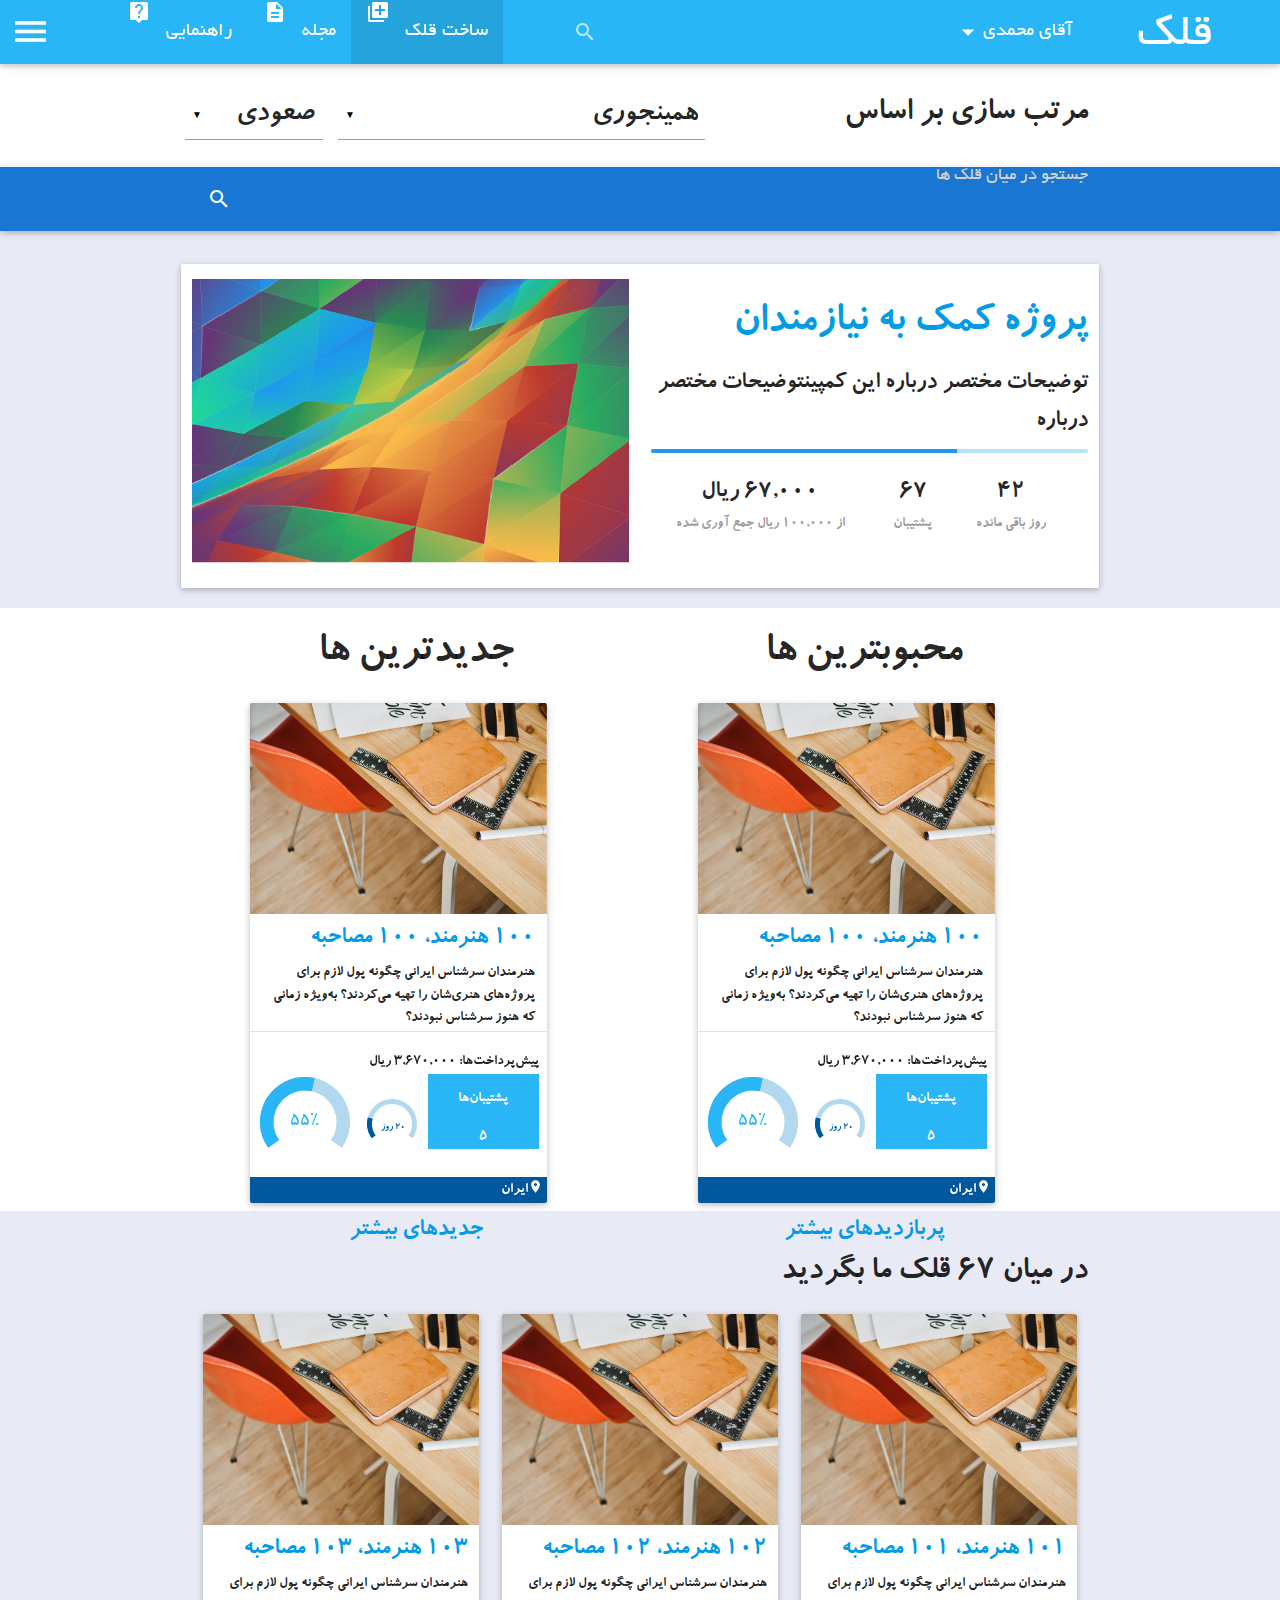
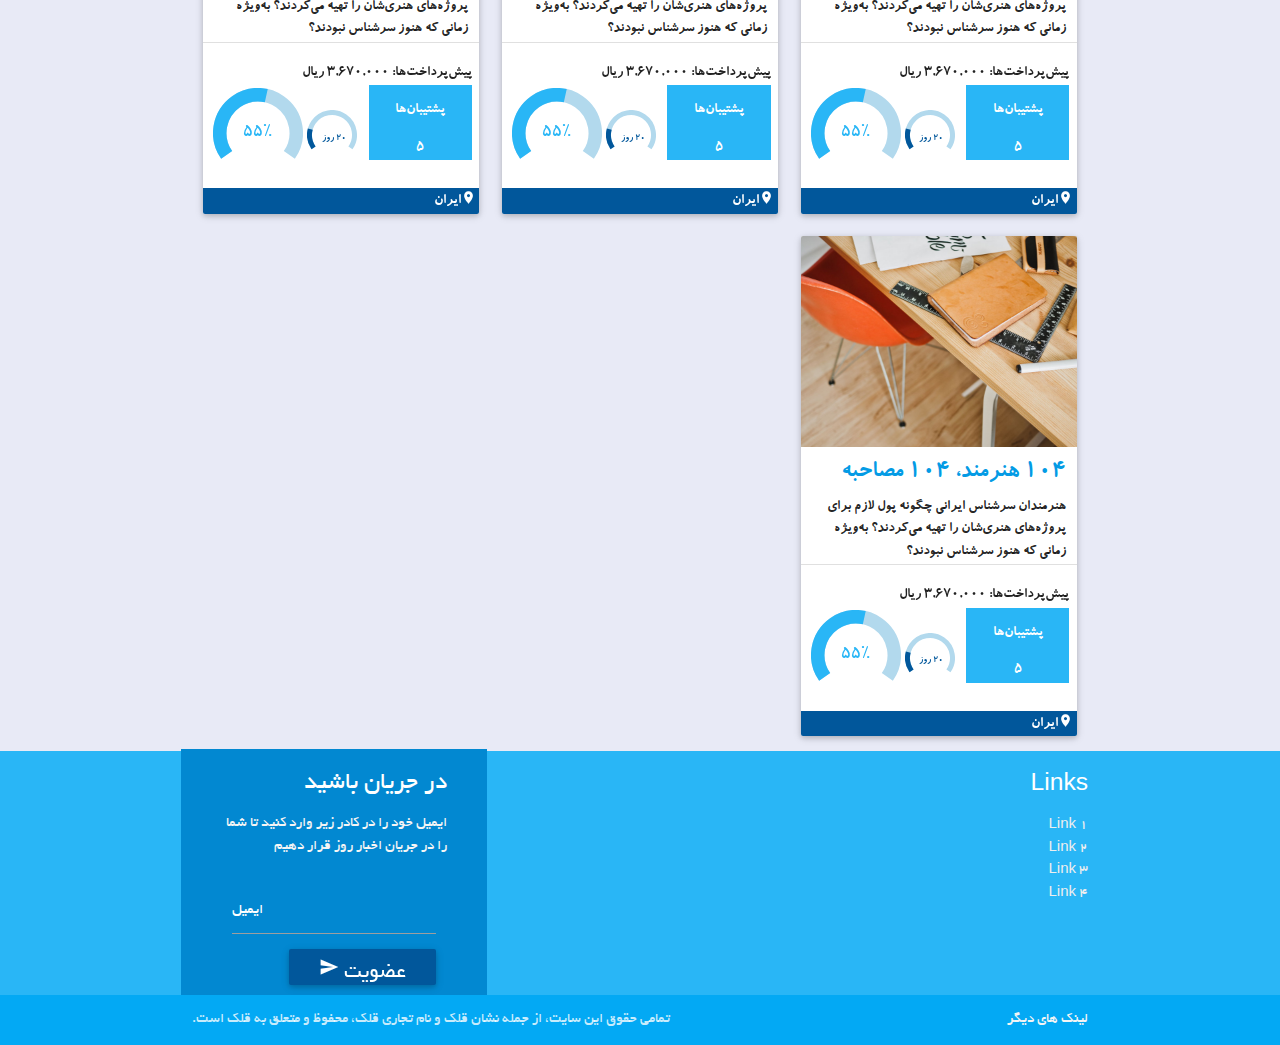
<file: all-qolaks.html>
<!DOCTYPE html>
<html>

<head>
  <meta charset="utf-8">
  <meta http-equiv="content-type" content="text/html; charset=utf-8">
  <meta http-equiv="X-UA-Compatible" content="IE=edge">
  <title></title>
  <meta http-equiv="content-type" content="text/html; charset=utf-8">
  <!--CSS Import-->
  <link rel="stylesheet" href="css/materialize.min.css">
  <link href="https://fonts.googleapis.com/icon?family=Material+Icons" rel="stylesheet">
  <link rel="stylesheet" href="css/qolak.header.css">
  <link rel="stylesheet" href="css/qolak.body.css">
  <link rel="stylesheet" href="css/qolak.footer.css">
  <!--IntroJS CSS Import-->
  <link rel="stylesheet" href="css/introjs.min.css">
  <link rel="stylesheet" href="css/introjs-rtl.min.css">
  <link rel="stylesheet" href="img/intro-themes/introjs-nassim.css">

  <!--JavaScript Import-->
  <script src="js/jquery.min.js"></script>
  <script src="js/materialize.min.js"></script>

  <script src="js/jquery.mixitup.min.js"></script>
  <script src="js/jquery.scrollTo.min.js"></script>

  <!--IntroJS JavaScript Import-->
  <script src="js/intro.min.js"></script>
  <!--Scripts for initializing some objects for materializecss-->
  <script src="js/qolak.js"></script>
  <script type="text/javascript" src="js/jquery-asPieProgress.js"></script>
  <!--All-qolaks CSS Import-->
  <link rel="stylesheet" href="css/all-qolaks.css">
  <!--All-qolaks JavaScript Import-->
  <script src="js/all-qolaks.js"></script>
  <!--Card-item CSS Import-->
  <link rel="stylesheet" href="css/card-item.css">
  <!--Card-item JavaScript Import-->
  <script src="js/jquery.knob.js"></script>
  <script src="js/card-item.js"></script>

</head>

<body>
  <div id="introDiv" data-intro="به قلک خوش آمدید!" data-step="1" data-position="bottom"></div>
  <div class="followMeBar" data-intro="برای شروع، میتوانید یک قلک بسازید تا مردم از شما حمایت مالی کنند! همچنین میتوانید در سایت جستجو کنید یا به مجله های ما که حاوی آخرین اخبار مربوط به قلک است، سری بزنید!" data-step="2" data-position="bottom">

  <!--User Dropdown Initialization-->

    <ul id="user-dropdown" class="dropdown-content">
      <li><a href="http://qolak.com/user/profile">حساب کاربری</a></li>
      <li><a href="http://qolak.com/user/settings">تنظیمات</a></li>
      <li><a href="http://qolak.com/user/qolak">قلک من</a></li>
      <li class="divider"></li>
      <li><a href="http://qolak.com/logout">خروج</a></li>
    </ul>

    <!--Top Navigation Bar-->
    <nav class="light-blue lighten-1" role="navigation">
      <div class="container">

        <!--Logo Container-->
        <ul id="logo-container" class="right">
          <li>
            <a href="http://qolak.com" class="brand-logo right">قلک</a>
          </li>
        </ul>

        <!--User Dropdown Container-->
        <ul id="dropdown-container" class="right">
          <li>
            <a href="" class="dropdown-button" data-activates="user-dropdown" data-beloworigin="true"><i id="arrow" class="material-icons small">arrow_drop_down</i>آقای محمدی</a>
          </li>
        </ul>

        <!--Search-Field for Large Screen-->
        <input id="search-field" type="hidden" value="mehrdad">
        <ul id="searchbar" class="right hide-on-med-and-down">
          <li>
            <form>
              <div class="input-field">
                <input id="search" type="search" required class="search-field">
                <label for="search"><i class="material-icons">search</i></label>
              </div>
            </form>
          </li>
        </ul>

        <!--Sidebar Menu Button-->
        <a id="menu-button" href="" data-activates="nav-mobile" class="button-collapse show-on-large"><i class="material-icons">menu</i></a>

        <!--Top Links Container-->
        <ul id="top-button-container" class="hide-on-med-and-down left">
          <li>
            <a id="introButton" href="#" onclick="startIntro();"><i class="material-icons left">live_help</i>راهنمایی</a>
          </li>
          <li>
            <a href="http://qolak.com/blog"><i class="material-icons left">description</i>مجله</a>
          </li>
          <li class="active">
            <a href="http://qolak.com/create"><i class="material-icons left">queue</i>ساخت قلک</a>
          </li>
        </ul>

        <!--Sidebar Items-->
        <ul id="nav-mobile" class="side-nav">
          <li id="sidebar-title" class="light-blue darken-1">
            <h4 style="border-bottom: 2px; padding-bottom:5px;">منو</h4>
          </li>

          <li id="search-li" class="center hide-on-large-only">
            <form id="search">
              <div class="input-field">
                <input placeholder="جستجو" id="sidebar-search" type="text" class="search-field">
                <label for="sidebar-search"><i class="material-icons">search</i></label>
              </div>
            </form>
          </li>
          <li class="center hide-on-large-only">
            <a href="#" onclick="startIntro();">راهنمایی</a>
          </li>
          <li class="center hide-on-large-only">
            <a href="#">ساخت قلک</a>
          </li>
          <li class="center hide-on-large-only">
            <a href="#">مجله</a>
          </li>
        </ul>
        
      </div>
    </nav>
  </div>
  <!-- ******************************************************************** -->
  <!-- Sort By sectrion -->
  <div class="followMeBar white">
    <div class="sort-by container">
      <div class="input-field row">
        <h4 class="col s6 m5 right">مرتب سازی بر اساس</h4>
        <div class="select-wrapper col s6 m5 right">
          <select id="filters">
            <option value="all" selected>همینجوری</option>
            <option class="filter"  value=".featured-item">جدیدترین</option>
            <option value=".recent-item">محبوبترین</option>
            <option value=".featured-item">رو به پایان</option>
          </select>
          </div>
          <div class="select-wrapper col s6 m2 left">
          <select id="orders">
            <option value="items-order:asc" selected>صعودی</option>
            <option value="items-order:desc">نزولی</option>
          </select>
          </div>
        </div>
    </div>
    <!-- Search sectrion -->
    <nav class="blue darken-2 camp-search">
      <form class="container">
        <div class="input-field" style="  ">
          <input placeholder="جستجو در میان قلک ها" id="search-camp" type="search" required>
          <label for="search-camp"><i class="material-icons">search</i></label>
        </div>
      </form> 
    </nav>
  </div>
  <!-- Featured sectrion -->
  <div class="indigo lighten-5 hide-on-sort featured">
    <div class="container">
      <div class="row section white card hoverable">
        <!-- Campaign Title -->
        <div class="col m6 s12 right">
          <a href="campaign.html">
            <h3>پروژه کمک به نیازمندان</h3>
          </a>
          <div class="flow-text">توضیحات مختصر درباره این کمپینتوضیحات مختصر درباره</div>
          <div class="progress light-blue lighten-4">
              <div class="determinate blue" style="width: 70%"></div>
          </div>
          <!-- Pledges Amount-->
          <div class="col m6 s12 row center">
            <h5 class="col s12">67,000 ریال</h5>
            <h6 class="grey-text">از 100,000 ریال جمع آوری شده</h6>
          </div>  
          <!-- Bakers -->
          <div class="col m3 s12 row center">
            <h5 class="col s12">67</h5>
            <h6 class="grey-text">پشتیبان</h6>
          </div>  
          <!-- Remained Days -->
          <div class="col m3 s12 row center">
            <h5 class="col s12">42</h5>
            <h6 class="grey-text">روز باقی مانده</h6>
          </div>  
        </div>
        <!-- Campaign Image/video --> 
        <div class="col m6 s12 left center-align waves-effect waves-light">
          <a href="campaign.html">
            <img class="responsive-img" src="img/camp.png">    
          </a>
        </div>
      </div>   
    </div>
  </div>
  <!-- Recommended sectrion -->
  <div class="row container hide-on-sort">
    <div class="col s12 m6">
      <h3 class="center">جدیدترین ها</h3>
        <!--Card Item-->
        <div class="card-obj col s12 l9 offset-l1">
          <div class="card hoverable card-item">
              <!--Item Image Container-->
              <div class="row item-img large card-image waves-effect waves-block waves-light" style="background-image: url('img/office.jpg');"></div>
              <!--Card Title-->
              <div class="row item-detail white">  
                <div class="col s12">
                  <h5>
                    <a href="http://poolpol.com/campaigns/100-artists-100-interviews/">۱۰۰ هنرمند، ۱۰۰ مصاحبه</a>
                  </h5>
                </div>
                <!--Card Description-->
                <div class="col s12 desc">
                  هنرمندان سرشناس ایرانی چگونه پول لازم برای پروژه‌های هنری‌شان را تهیه می‌کردند؟ به‌ویژه زمانی که هنوز سرشناس نبودند؟
                </div>
                <div class="row divider"></div>
                <!--Card Item Details-->
                <div class="item-row">
                  <div class="row ">
                    <!--Card Item Progress Pie-->
                    <div class="col s4">
                      <div class="left pie">
                        <input class="progKnob pie" value="55" data-label="55%" data-angleOffset='-125' data-angleArc='250'>
                      </div>
                    </div>
                    <!--Card Item Pledge Amount-->
                    <div class="col s8">
                      <div class="row">
                        پیش‌پرداخت‌ها:<span> 3,670,000 ریال </span>
                      </div>
                      <div class="row">
                        <!--Card Item Bakers-->
                        <div class="col s7 right center-align white-text light-blue lighten-1">
                          <p>پشتیبان‌ها</p><span> 5 </span>
                        </div>
                        <!--Card Item Days Pie-->
                        <div class="col s4 right pie">
                          <input class="dayKnob pie" value="20" data-label="20 روز" data-angleOffset='-125' data-angleArc='250'>
                        </div>
                      </div>
                    </div>             
                  </div>
                  <!--Card Item Location-->
                  <div class="row light-blue darken-4 card-location white-text">
                    <i class="material-icons tiny">room</i>ایران
                  </div>
                </div> 
              </div>
          </div>
        </div>
        <h5 class="center more-new"><a href="#">جدیدهای بیشتر</a></h5>
    </div>
    <div class="col s12 m6">
      <h3 class="center">محبوبترین ها</h3>
        <!--Card Item-->
        <div class="card-obj col s12 l9 offset-l1">
          <div class="card hoverable card-item">
              <!--Item Image Container-->
              <div class="row item-img large card-image waves-effect waves-block waves-light" style="background-image: url('img/office.jpg');"></div>
              <!--Card Title-->
              <div class="row item-detail white">  
                <div class="col s12">
                  <h5>
                    <a href="http://poolpol.com/campaigns/100-artists-100-interviews/">۱۰۰ هنرمند، ۱۰۰ مصاحبه</a>
                  </h5>
                </div>
                <!--Card Description-->
                <div class="col s12 desc">
                  هنرمندان سرشناس ایرانی چگونه پول لازم برای پروژه‌های هنری‌شان را تهیه می‌کردند؟ به‌ویژه زمانی که هنوز سرشناس نبودند؟
                </div>
                <div class="row divider"></div>
                <!--Card Item Details-->
                <div class="item-row">
                  <div class="row ">
                    <!--Card Item Progress Pie-->
                    <div class="col s4">
                      <div class="left pie">
                        <input class="progKnob pie" value="55" data-label="55%" data-angleOffset='-125' data-angleArc='250'>
                      </div>
                    </div>
                    <!--Card Item Pledge Amount-->
                    <div class="col s8">
                      <div class="row">
                        پیش‌پرداخت‌ها:<span> 3,670,000 ریال </span>
                      </div>
                      <div class="row">
                        <!--Card Item Bakers-->
                        <div class="col s7 right center-align white-text light-blue lighten-1">
                          <p>پشتیبان‌ها</p><span> 5 </span>
                        </div>
                        <!--Card Item Days Pie-->
                        <div class="col s4 right pie">
                          <input class="dayKnob pie" value="20" data-label="20 روز" data-angleOffset='-125' data-angleArc='250'>
                        </div>
                      </div>
                    </div>             
                  </div>
                  <!--Card Item Location-->
                  <div class="row light-blue darken-4 card-location white-text">
                    <i class="material-icons tiny">room</i>ایران
                  </div>
                </div> 
              </div>
          </div>
        </div>
        <h5 class="center more-popular"><a href="#">پربازدیدهای بیشتر</a></h5>
    </div>
  </div>
  <!-- All qolaks sectrion -->  
  <div class="indigo lighten-5 all-qolaks-wrapper">
    <div id="Container" class="container row right-align">
    <h4>در میان 67 قلک ما بگردید</h4>
        <!--Card Item-->
        <div class="card-obj col s12 m6 l4 right mix featured-item recent-item" data-items-order="1">
          <div class="card hoverable card-item">
              <!--Item Image Container-->
              <div class="row item-img large card-image waves-effect waves-block waves-light" style="background-image: url('img/office.jpg');"></div>
              <!--Card Title-->
              <div class="row item-detail white">  
                <div class="col s12">
                  <h5>
                    <a href="http://poolpol.com/campaigns/100-artists-100-interviews/">۱۰1 هنرمند، ۱۰1 مصاحبه</a>
                  </h5>
                </div>
                <!--Card Description-->
                <div class="col s12 desc">
                  هنرمندان سرشناس ایرانی چگونه پول لازم برای پروژه‌های هنری‌شان را تهیه می‌کردند؟ به‌ویژه زمانی که هنوز سرشناس نبودند؟
                </div>
                <div class="row divider"></div>
                <!--Card Item Details-->
                <div class="item-row">
                  <div class="row ">
                    <!--Card Item Progress Pie-->
                    <div class="col s4">
                      <div class="left pie">
                        <input class="progKnob pie" value="55" data-label="55%" data-angleOffset='-125' data-angleArc='250'>
                      </div>
                    </div>
                    <!--Card Item Pledge Amount-->
                    <div class="col s8">
                      <div class="row">
                        پیش‌پرداخت‌ها:<span> 3,670,000 ریال </span>
                      </div>
                      <div class="row">
                        <!--Card Item Bakers-->
                        <div class="col s7 right center-align white-text light-blue lighten-1">
                          <p>پشتیبان‌ها</p><span> 5 </span>
                        </div>
                        <!--Card Item Days Pie-->
                        <div class="col s4 right pie">
                          <input class="dayKnob pie" value="20" data-label="20 روز" data-angleOffset='-125' data-angleArc='250'>
                        </div>
                      </div>
                    </div>             
                  </div>
                  <!--Card Item Location-->
                  <div class="row light-blue darken-4 card-location white-text">
                    <i class="material-icons tiny">room</i>ایران
                  </div>
                </div> 
              </div>
          </div>
        </div>    
        <!--Card Item-->
        <div class="card-obj col s12 m6 l4 right mix featured-item" data-items-order="2">
          <div class="card hoverable card-item">
              <!--Item Image Container-->
              <div class="row item-img large card-image waves-effect waves-block waves-light" style="background-image: url('img/office.jpg');"></div>
              <!--Card Title-->
              <div class="row item-detail white">  
                <div class="col s12">
                  <h5>
                    <a href="http://poolpol.com/campaigns/100-artists-100-interviews/">۱۰2 هنرمند، ۱۰2 مصاحبه</a>
                  </h5>
                </div>
                <!--Card Description-->
                <div class="col s12 desc">
                  هنرمندان سرشناس ایرانی چگونه پول لازم برای پروژه‌های هنری‌شان را تهیه می‌کردند؟ به‌ویژه زمانی که هنوز سرشناس نبودند؟
                </div>
                <div class="row divider"></div>
                <!--Card Item Details-->
                <div class="item-row">
                  <div class="row ">
                    <!--Card Item Progress Pie-->
                    <div class="col s4">
                      <div class="left pie">
                        <input class="progKnob pie" value="55" data-label="55%" data-angleOffset='-125' data-angleArc='250'>
                      </div>
                    </div>
                    <!--Card Item Pledge Amount-->
                    <div class="col s8">
                      <div class="row">
                        پیش‌پرداخت‌ها:<span> 3,670,000 ریال </span>
                      </div>
                      <div class="row">
                        <!--Card Item Bakers-->
                        <div class="col s7 right center-align white-text light-blue lighten-1">
                          <p>پشتیبان‌ها</p><span> 5 </span>
                        </div>
                        <!--Card Item Days Pie-->
                        <div class="col s4 right pie">
                          <input class="dayKnob pie" value="20" data-label="20 روز" data-angleOffset='-125' data-angleArc='250'>
                        </div>
                      </div>
                    </div>             
                  </div>
                  <!--Card Item Location-->
                  <div class="row light-blue darken-4 card-location white-text">
                    <i class="material-icons tiny">room</i>ایران
                  </div>
                </div> 
              </div>
          </div>
        </div>  
        <!--Card Item-->
        <div class="card-obj col s12 m6 l4 right mix recent-item" data-items-order="3">
          <div class="card hoverable card-item">
              <!--Item Image Container-->
              <div class="row item-img large card-image waves-effect waves-block waves-light" style="background-image: url('img/office.jpg');"></div>
              <!--Card Title-->
              <div class="row item-detail white">  
                <div class="col s12">
                  <h5>
                    <a href="http://poolpol.com/campaigns/100-artists-100-interviews/">۱۰3 هنرمند، ۱۰3 مصاحبه</a>
                  </h5>
                </div>
                <!--Card Description-->
                <div class="col s12 desc">
                  هنرمندان سرشناس ایرانی چگونه پول لازم برای پروژه‌های هنری‌شان را تهیه می‌کردند؟ به‌ویژه زمانی که هنوز سرشناس نبودند؟
                </div>
                <div class="row divider"></div>
                <!--Card Item Details-->
                <div class="item-row">
                  <div class="row ">
                    <!--Card Item Progress Pie-->
                    <div class="col s4">
                      <div class="left pie">
                        <input class="progKnob pie" value="55" data-label="55%" data-angleOffset='-125' data-angleArc='250'>
                      </div>
                    </div>
                    <!--Card Item Pledge Amount-->
                    <div class="col s8">
                      <div class="row">
                        پیش‌پرداخت‌ها:<span> 3,670,000 ریال </span>
                      </div>
                      <div class="row">
                        <!--Card Item Bakers-->
                        <div class="col s7 right center-align white-text light-blue lighten-1">
                          <p>پشتیبان‌ها</p><span> 5 </span>
                        </div>
                        <!--Card Item Days Pie-->
                        <div class="col s4 right pie">
                          <input class="dayKnob pie" value="20" data-label="20 روز" data-angleOffset='-125' data-angleArc='250'>
                        </div>
                      </div>
                    </div>             
                  </div>
                  <!--Card Item Location-->
                  <div class="row light-blue darken-4 card-location white-text">
                    <i class="material-icons tiny">room</i>ایران
                  </div>
                </div> 
              </div>
          </div>
        </div>  
        <!--Card Item-->
        <div class="card-obj col s12 m6 l4 right mix featured-item recent-item" data-items-order="4">
          <div class="card hoverable card-item">
              <!--Item Image Container-->
              <div class="row item-img large card-image waves-effect waves-block waves-light" style="background-image: url('img/office.jpg');"></div>
              <!--Card Title-->
              <div class="row item-detail white">  
                <div class="col s12">
                  <h5>
                    <a href="http://poolpol.com/campaigns/100-artists-100-interviews/">۱۰4 هنرمند، ۱۰4 مصاحبه</a>
                  </h5>
                </div>
                <!--Card Description-->
                <div class="col s12 desc">
                  هنرمندان سرشناس ایرانی چگونه پول لازم برای پروژه‌های هنری‌شان را تهیه می‌کردند؟ به‌ویژه زمانی که هنوز سرشناس نبودند؟
                </div>
                <div class="row divider"></div>
                <!--Card Item Details-->
                <div class="item-row">
                  <div class="row ">
                    <!--Card Item Progress Pie-->
                    <div class="col s4">
                      <div class="left pie">
                        <input class="progKnob pie" value="55" data-label="55%" data-angleOffset='-125' data-angleArc='250'>
                      </div>
                    </div>
                    <!--Card Item Pledge Amount-->
                    <div class="col s8">
                      <div class="row">
                        پیش‌پرداخت‌ها:<span> 3,670,000 ریال </span>
                      </div>
                      <div class="row">
                        <!--Card Item Bakers-->
                        <div class="col s7 right center-align white-text light-blue lighten-1">
                          <p>پشتیبان‌ها</p><span> 5 </span>
                        </div>
                        <!--Card Item Days Pie-->
                        <div class="col s4 right pie">
                          <input class="dayKnob pie" value="20" data-label="20 روز" data-angleOffset='-125' data-angleArc='250'>
                        </div>
                      </div>
                    </div>             
                  </div>
                  <!--Card Item Location-->
                  <div class="row light-blue darken-4 card-location white-text">
                    <i class="material-icons tiny">room</i>ایران
                  </div>
                </div> 
              </div>
          </div>
        </div>      
    </div>
  </div>
  <!-- ******************************************************************** -->
  <footer class="page-footer light-blue lighten-1">
    <div class="container">
      <div class="row">
        <div class="col l8 s12 right">
          <h5 class="white-text">Links</h5>
          <ul>
            <li><a class="grey-text text-lighten-3" href="#!">Link 1</a></li>
            <li><a class="grey-text text-lighten-3" href="#!">Link 2</a></li>
            <li><a class="grey-text text-lighten-3" href="#!">Link 3</a></li>
            <li><a class="grey-text text-lighten-3" href="#!">Link 4</a></li>
          </ul>
        </div>
        <div id="newsletter-pane" class="col l4 s12 news-latter light-blue darken-2 hoverable" data-intro="در خبرنامه ما عضو شوید تا آخرین اخبار راجع به قلک را برای شما ایمیل کنیم!" data-step="5" data-position="top">
          <h5 class="white-text">در جریان باشید</h5>
          <p class="grey-text text-lighten-4">ایمیل خود را در کادر زیر وارد کنید تا شما را در جریان اخبار روز قرار دهیم</p>
          <div class="input-field col s12 white-text">
            <input id="email" type="email" class="validate">
            <label class="white-text" for="email">ایمیل</label>
            <button class="btn btn-medium waves-effect waves-light light-blue darken-4 text-right" type="submit" name="action">عضویت
              <i class="Large material-icons">send</i>
            </button>
          </div>
        </div>
      </div>
    </div>
    <div class="footer-copyright light-blue">
      <div class="container">
        <a class="grey-text text-lighten-4 right" href="#!">لینک های دیگر</a>
        <div class="cp left">تمامی حقوق این سایت، از جمله نشان قلک و نام تجاری قلک، محفوظ و متعلق به قلک است.
        </div>
      </div>
    </div>
  </footer>  

</body>

</html>
</file>
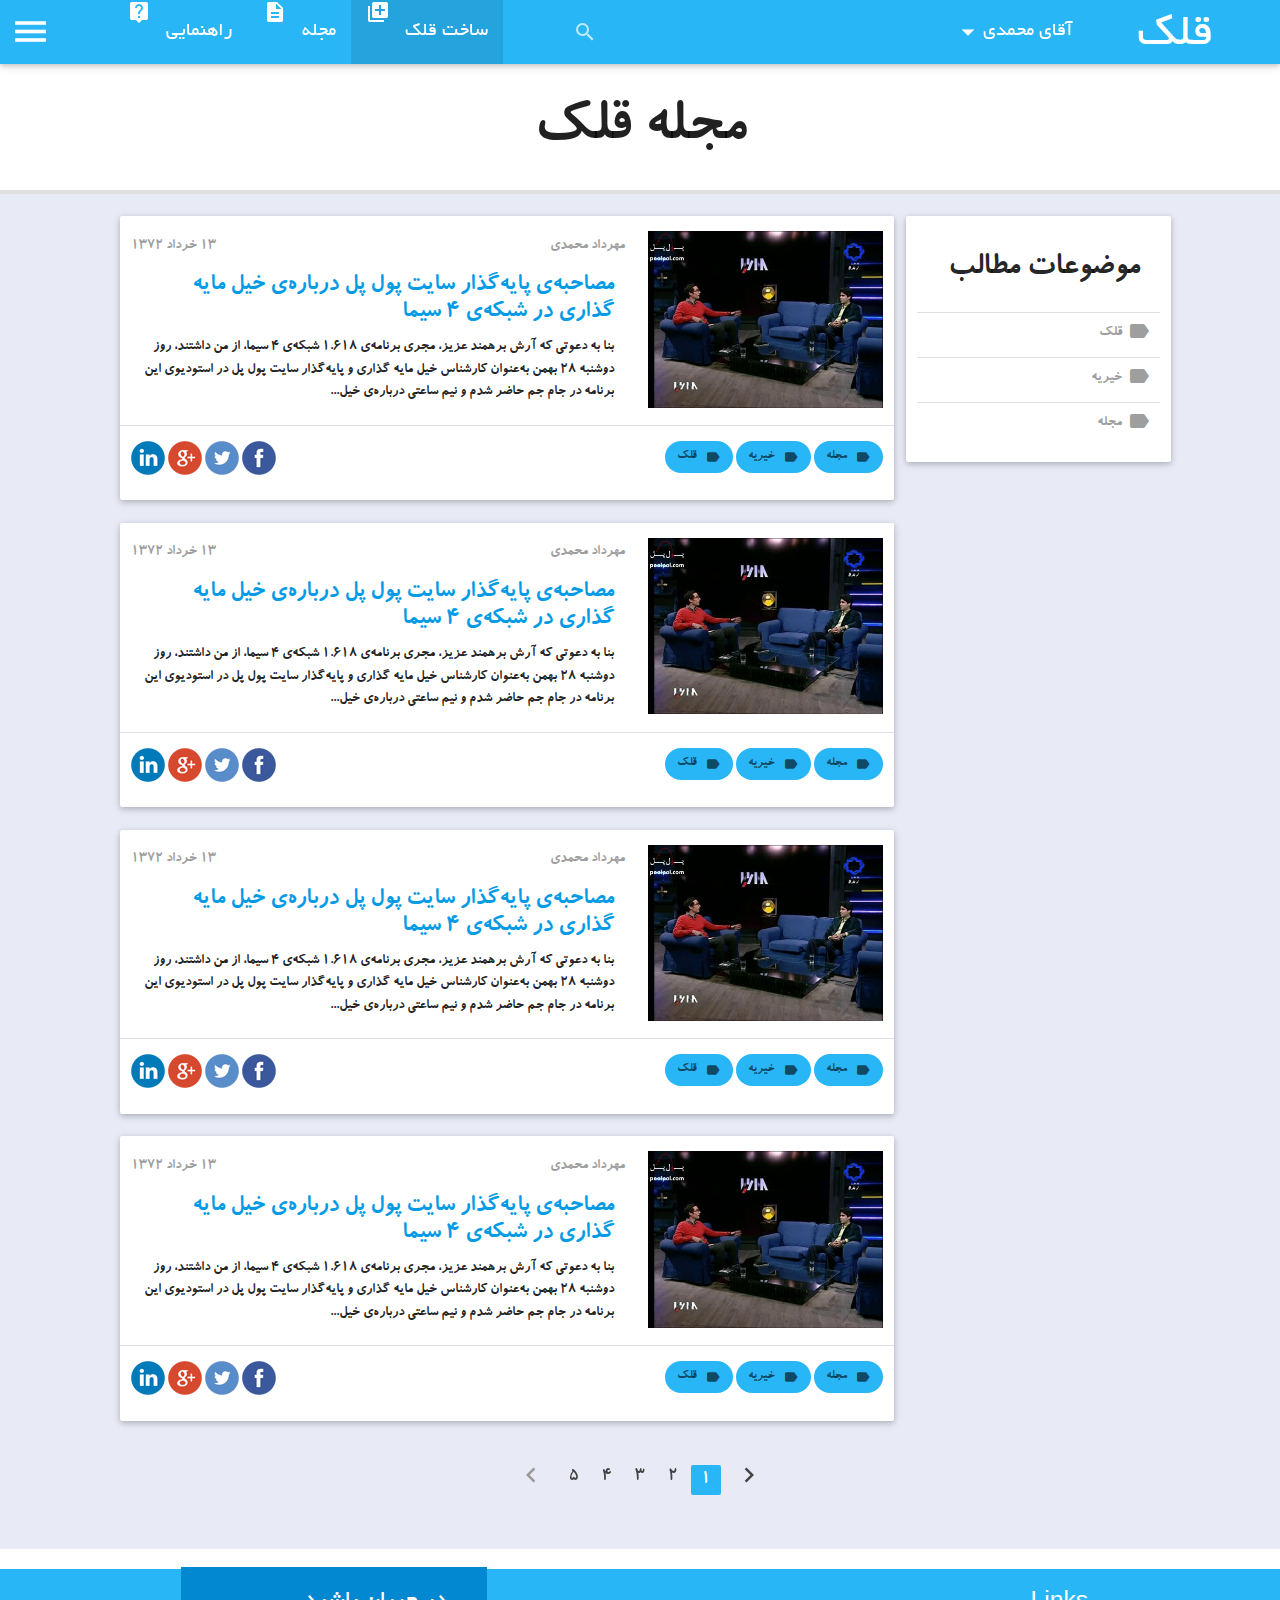
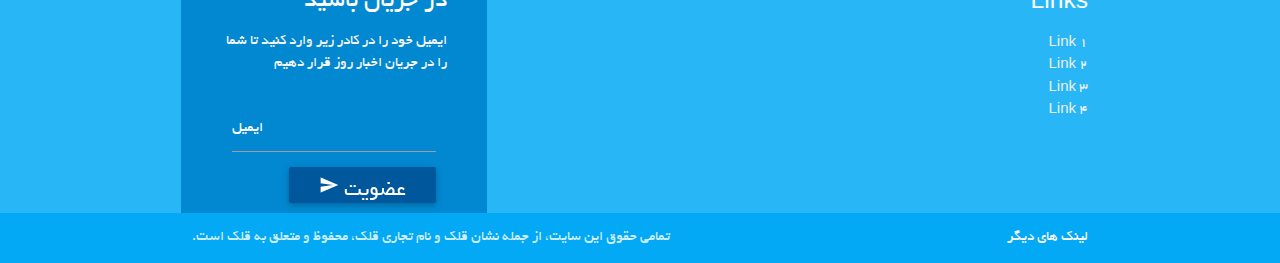
<file: Blog-all_posts.html>
<!DOCTYPE html>
<html>

<head>
  <meta charset="utf-8">
  <meta http-equiv="content-type" content="text/html; charset=utf-8">
  <meta http-equiv="X-UA-Compatible" content="IE=edge">
  <title></title>
  <meta http-equiv="content-type" content="text/html; charset=utf-8">
  <!--CSS Import-->
  <link rel="stylesheet" href="css/materialize.min.css">
  <link href="https://fonts.googleapis.com/icon?family=Material+Icons" rel="stylesheet">
  <link rel="stylesheet" href="css/qolak.header.css">
  <link rel="stylesheet" href="css/qolak.body.css">
  <link rel="stylesheet" href="css/qolak.footer.css">
  <!--IntroJS CSS Import-->
  <link rel="stylesheet" href="css/introjs.min.css">
  <link rel="stylesheet" href="css/introjs-rtl.min.css">
  <link rel="stylesheet" href="img/intro-themes/introjs-nassim.css">

  <!--JavaScript Import-->
  <script src="js/jquery.min.js"></script>
  <script src="js/materialize.min.js"></script>

  <script src="js/jquery.scrollTo.min.js"></script>

  <!--IntroJS JavaScript Import-->
  <script src="js/intro.min.js"></script>
  <!--Scripts for initializing some objects for materializecss-->
  <script src="js/qolak.js"></script>
  <!--Blog CSS Import-->
  <link rel="stylesheet" href="css/blog.css">
  <!--Blog JavaScript Import-->
  <script src="js/blog.js"></script>
</head>

<body>
  <div id="introDiv" data-intro="به قلک خوش آمدید!" data-step="1" data-position="bottom"></div>
  <div class="followMeBar" data-intro="برای شروع، میتوانید یک قلک بسازید تا مردم از شما حمایت مالی کنند! همچنین میتوانید در سایت جستجو کنید یا به مجله های ما که حاوی آخرین اخبار مربوط به قلک است، سری بزنید!" data-step="2" data-position="bottom">

  <!--User Dropdown Initialization-->

    <ul id="user-dropdown" class="dropdown-content">
      <li><a href="http://qolak.com/user/profile">حساب کاربری</a></li>
      <li><a href="http://qolak.com/user/settings">تنظیمات</a></li>
      <li><a href="http://qolak.com/user/qolak">قلک من</a></li>
      <li class="divider"></li>
      <li><a href="http://qolak.com/logout">خروج</a></li>
    </ul>

    <!--Top Navigation Bar-->
    <nav class="light-blue lighten-1" role="navigation">
      <div class="container">

        <!--Logo Container-->
        <ul id="logo-container" class="right">
          <li>
            <a href="http://qolak.com" class="brand-logo right">قلک</a>
          </li>
        </ul>

        <!--User Dropdown Container-->
        <ul id="dropdown-container" class="right">
          <li>
            <a href="" class="dropdown-button" data-activates="user-dropdown" data-beloworigin="true"><i id="arrow" class="material-icons small">arrow_drop_down</i>آقای محمدی</a>
          </li>
        </ul>

        <!--Search-Field for Large Screen-->
        <input id="search-field" type="hidden" value="mehrdad">
        <ul id="searchbar" class="right hide-on-med-and-down">
          <li>
            <form>
              <div class="input-field">
                <input id="search" type="search" required class="search-field">
                <label for="search"><i class="material-icons">search</i></label>
              </div>
            </form>
          </li>
        </ul>

        <!--Sidebar Menu Button-->
        <a id="menu-button" href="" data-activates="nav-mobile" class="button-collapse show-on-large"><i class="material-icons">menu</i></a>

        <!--Top Links Container-->
        <ul id="top-button-container" class="hide-on-med-and-down left">
          <li>
            <a id="introButton" href="#" onclick="startIntro();"><i class="material-icons left">live_help</i>راهنمایی</a>
          </li>
          <li>
            <a href="http://qolak.com/blog"><i class="material-icons left">description</i>مجله</a>
          </li>
          <li class="active">
            <a href="http://qolak.com/create"><i class="material-icons left">queue</i>ساخت قلک</a>
          </li>
        </ul>

        <!--Sidebar Items-->
        <ul id="nav-mobile" class="side-nav">
          <li id="sidebar-title" class="light-blue darken-1">
            <h4 style="border-bottom: 2px; padding-bottom:5px;">منو</h4>
          </li>

          <li id="search-li" class="center hide-on-large-only">
            <form id="search">
              <div class="input-field">
                <input placeholder="جستجو" id="sidebar-search" type="text" class="search-field">
                <label for="sidebar-search"><i class="material-icons">search</i></label>
              </div>
            </form>
          </li>
          <li class="center hide-on-large-only">
            <a href="#" onclick="startIntro();">راهنمایی</a>
          </li>
          <li class="center hide-on-large-only">
            <a href="#">ساخت قلک</a>
          </li>
          <li class="center hide-on-large-only">
            <a href="#">مجله</a>
          </li>
        </ul>
        
      </div>
    </nav>
  </div>
<!-- ******************************************************************** -->
<div class="followMeBar white blog-sticky-header" >
	<div class="container center">
		<h1>مجله قلک</h1>
	</div>	
	<div class="divider"></div>
	<div class="divider"></div>
	<div class="divider"></div>
	<div class="divider"></div>
</div>
<div class="indigo lighten-5">
	<div class="container row main-container">
		<div class="col s12 m9 posts-container">
			<div class="card col s12 short-post hoverable">
				<a href="" class="col s12 m4 right">
					<img class="responsive-img" src="img/blog-post1.jpg">
				</a>
				
				<div class="col s12 m8 row post-detail">	
					<a href="" class="right grey-text">
						<h6 >مهرداد محمدی</h6>
					</a>
					<h6 class="left grey-text">13 خرداد 1372</h6>
					<a href="" class="col s12">
						<h5>مصاحبه‌ی پایه‌گذار سایت پول پل درباره‌ی خیل مایه گذاری در شبکه‌ی ۴ سیما</h5>
					</a>
					<div class="col s12">
						<div>
							بنا به دعوتی که آرش برهمند عزیز، مجری برنامه‌ی ۱.۶۱۸ شبکه‌ی ۴ سیما، از من داشتند، روز دوشنبه ۲۸ بهمن به‌عنوان کارشناس خیل مایه گذاری و پایه‌گذار سایت پول پل در استودیوی این برنامه در جام جم حاضر شدم و نیم ساعتی درباره‌ی خیل...
						</div>
					</div>
				</div>
				<div class="divider col s12"></div>
				<div class="left col share-btns">
					<a href=""><img src="img/share_fb.png"></a>
					<a href=""><img src="img/share_tw.png"></a>
					<a href=""><img src="img/share_g.png"></a>
					<a href=""><img src="img/share_li.png"></a>
				</div>
				<div class="right col">
					<a href="">
						<div class="chip light-blue lighten-1">
						    مجله
						    <i class="material-icons">label</i>
						</div>
					</a>
					<a href="">
						<div class="chip light-blue lighten-1">
						    خیریه
						    <i class="material-icons">label</i>
						</div>
					</a>
					<a href="">
						<div class="chip light-blue lighten-1">
						    قلک
						    <i class="material-icons">label</i>
						</div>
					</a>
				</div>
			</div>
			
		</div>
		<div class="card col s12 m3 posts-category hide-on-small-only">
			<ul class="collection with-header">
		        <li class="collection-header"><h4>موضوعات مطالب</h4></li>
		        <li class="collection-item row"><div><a href="#!" class="secondary-content  grey-text">قلک<i class="material-icons right">label</i></a></div></li>
		        <li class="collection-item row"><div><a href="#!" class="secondary-content  grey-text">خیریه<i class="material-icons right">label</i></a></div></li>
		        <li class="collection-item row"><div><a href="#!" class="secondary-content  grey-text">مجله<i class="material-icons right">label</i></a></div></li>
		    </ul>
		</div>

	</div>
			<div class="container center row">
		 <ul class="pagination">
		    <li class="waves-effect"><a href="#!"><i class="material-icons">chevron_right</i></a></li>
		    <li class="active"><a href="#!">1</a></li>
		    <li class="waves-effect"><a href="#!">2</a></li>
		    <li class="waves-effect"><a href="#!">3</a></li>
		    <li class="waves-effect"><a href="#!">4</a></li>
		    <li class="waves-effect"><a href="#!">5</a></li>
		    <li class="disabled waves-effect"><a href="#!"><i class="material-icons">chevron_left</i></a></li>
		  </ul>
		  </div>	
</div>
<!-- ******************************************************************** -->
  <footer class="page-footer light-blue lighten-1">
    <div class="container">
      <div class="row">
        <div class="col l8 s12 right">
          <h5 class="white-text">Links</h5>
          <ul>
            <li><a class="grey-text text-lighten-3" href="#!">Link 1</a></li>
            <li><a class="grey-text text-lighten-3" href="#!">Link 2</a></li>
            <li><a class="grey-text text-lighten-3" href="#!">Link 3</a></li>
            <li><a class="grey-text text-lighten-3" href="#!">Link 4</a></li>
          </ul>
        </div>
        <div id="newsletter-pane" class="col l4 s12 news-latter light-blue darken-2 hoverable" data-intro="در خبرنامه ما عضو شوید تا آخرین اخبار راجع به قلک را برای شما ایمیل کنیم!" data-step="5" data-position="top">
          <h5 class="white-text">در جریان باشید</h5>
          <p class="grey-text text-lighten-4">ایمیل خود را در کادر زیر وارد کنید تا شما را در جریان اخبار روز قرار دهیم</p>
          <div class="input-field col s12 white-text">
            <input id="email" type="email" class="validate">
            <label class="white-text" for="email">ایمیل</label>
            <button class="btn btn-medium waves-effect waves-light light-blue darken-4 text-right" type="submit" name="action">عضویت
              <i class="Large material-icons">send</i>
            </button>
          </div>
        </div>
      </div>
    </div>
    <div class="footer-copyright light-blue">
      <div class="container">
        <a class="grey-text text-lighten-4 right" href="#!">لینک های دیگر</a>
        <div class="cp left">تمامی حقوق این سایت، از جمله نشان قلک و نام تجاری قلک، محفوظ و متعلق به قلک است.
        </div>
      </div>
    </div>
  </footer>  

</body>

</html>
</file>
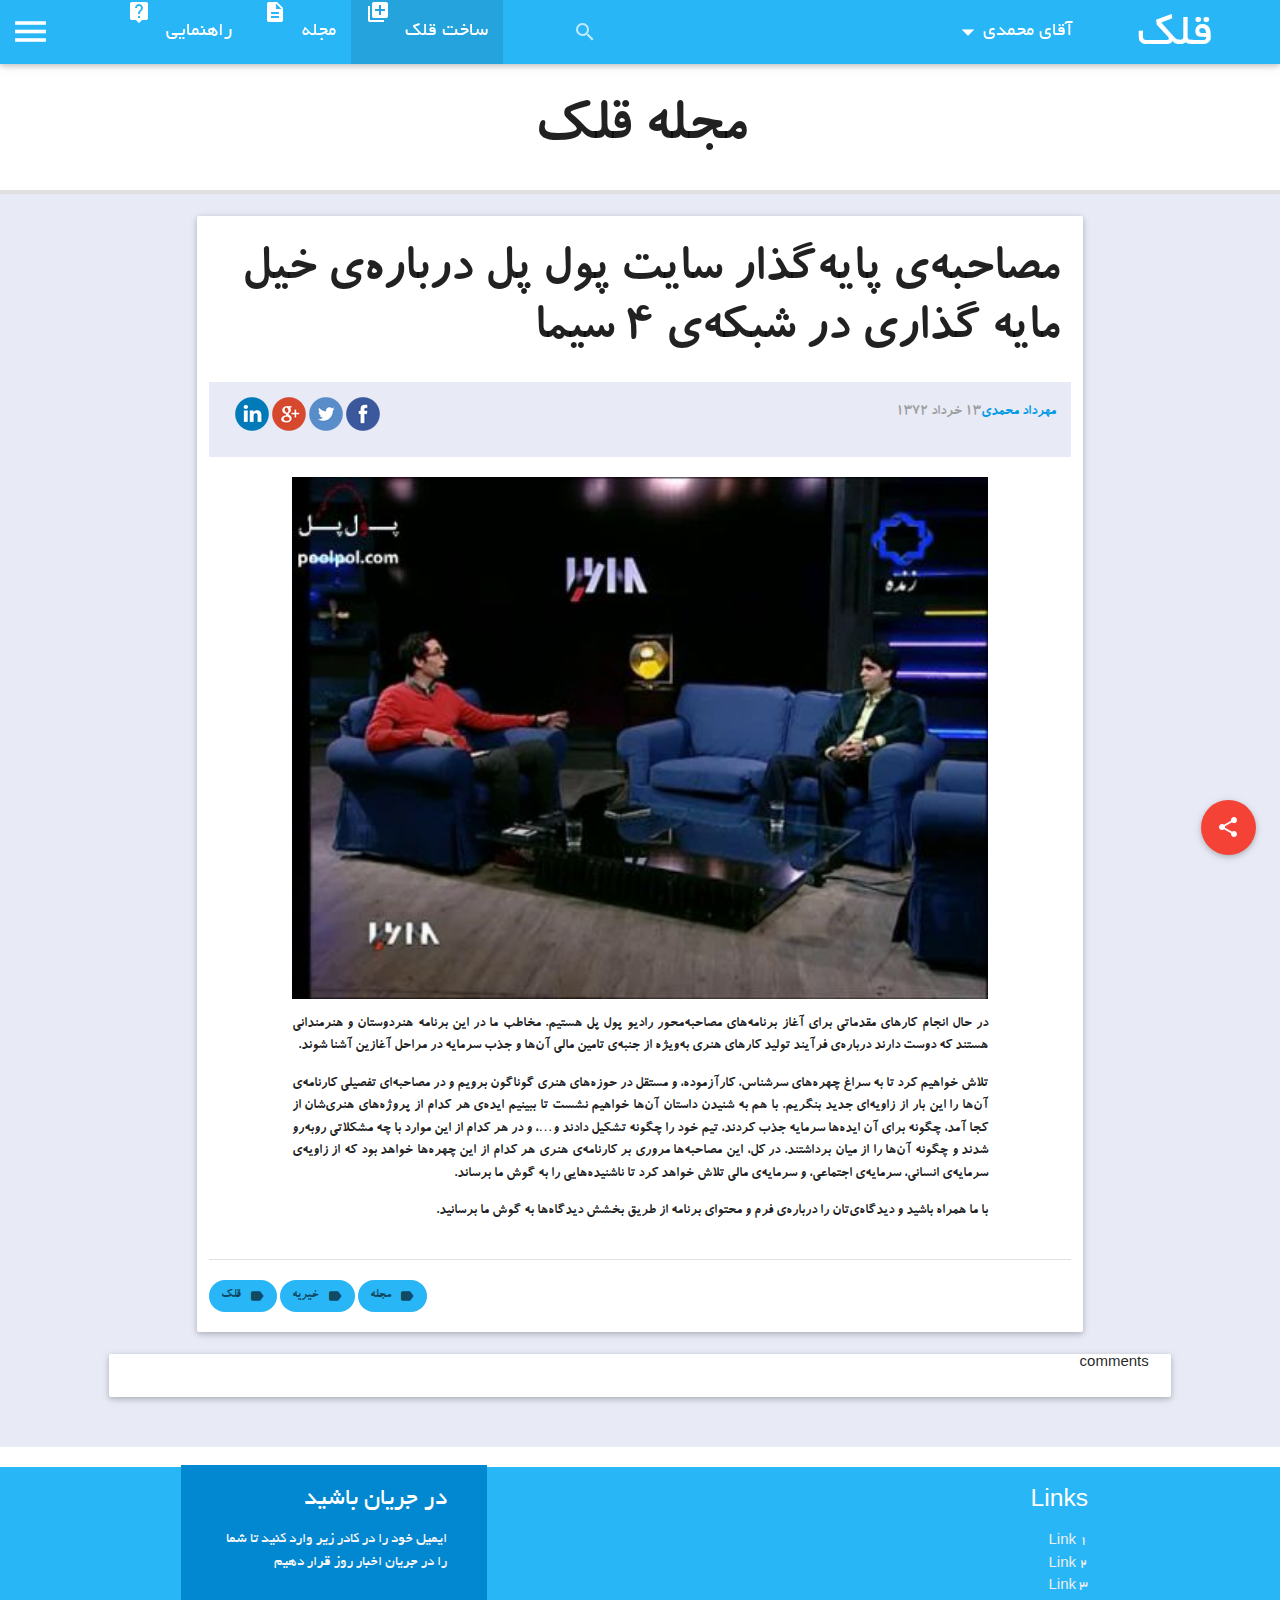
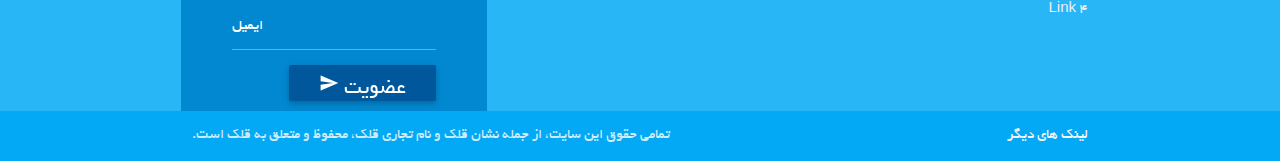
<file: Blog-single_post.html>
<!DOCTYPE html>
<html>

<head>
  <meta charset="utf-8">
  <meta http-equiv="content-type" content="text/html; charset=utf-8">
  <meta http-equiv="X-UA-Compatible" content="IE=edge">
  <title></title>
  <meta http-equiv="content-type" content="text/html; charset=utf-8">
  <!--CSS Import-->
  <link rel="stylesheet" href="css/materialize.min.css">
  <link href="https://fonts.googleapis.com/icon?family=Material+Icons" rel="stylesheet">
  <link rel="stylesheet" href="css/qolak.header.css">
  <link rel="stylesheet" href="css/qolak.body.css">
  <link rel="stylesheet" href="css/qolak.footer.css">
  <!--IntroJS CSS Import-->
  <link rel="stylesheet" href="css/introjs.min.css">
  <link rel="stylesheet" href="css/introjs-rtl.min.css">
  <link rel="stylesheet" href="img/intro-themes/introjs-nassim.css">

  <!--JavaScript Import-->
  <script src="js/jquery.min.js"></script>
  <script src="js/materialize.min.js"></script>

  <script src="js/jquery.scrollTo.min.js"></script>

  <!--IntroJS JavaScript Import-->
  <script src="js/intro.min.js"></script>
  <!--Scripts for initializing some objects for materializecss-->
  <script src="js/qolak.js"></script>
  <!--Blog CSS Import-->
  <link rel="stylesheet" href="css/blog.css">
  <!--Blog JavaScript Import-->
  <script src="js/blog.js"></script>
</head>

<body>
  <div id="introDiv" data-intro="به قلک خوش آمدید!" data-step="1" data-position="bottom"></div>
  <div class="followMeBar" data-intro="برای شروع، میتوانید یک قلک بسازید تا مردم از شما حمایت مالی کنند! همچنین میتوانید در سایت جستجو کنید یا به مجله های ما که حاوی آخرین اخبار مربوط به قلک است، سری بزنید!" data-step="2" data-position="bottom">

  <!--User Dropdown Initialization-->

    <ul id="user-dropdown" class="dropdown-content">
      <li><a href="http://qolak.com/user/profile">حساب کاربری</a></li>
      <li><a href="http://qolak.com/user/settings">تنظیمات</a></li>
      <li><a href="http://qolak.com/user/qolak">قلک من</a></li>
      <li class="divider"></li>
      <li><a href="http://qolak.com/logout">خروج</a></li>
    </ul>

    <!--Top Navigation Bar-->
    <nav class="light-blue lighten-1" role="navigation">
      <div class="container">

        <!--Logo Container-->
        <ul id="logo-container" class="right">
          <li>
            <a href="http://qolak.com" class="brand-logo right">قلک</a>
          </li>
        </ul>

        <!--User Dropdown Container-->
        <ul id="dropdown-container" class="right">
          <li>
            <a href="" class="dropdown-button" data-activates="user-dropdown" data-beloworigin="true"><i id="arrow" class="material-icons small">arrow_drop_down</i>آقای محمدی</a>
          </li>
        </ul>

        <!--Search-Field for Large Screen-->
        <input id="search-field" type="hidden" value="mehrdad">
        <ul id="searchbar" class="right hide-on-med-and-down">
          <li>
            <form>
              <div class="input-field">
                <input id="search" type="search" required class="search-field">
                <label for="search"><i class="material-icons">search</i></label>
              </div>
            </form>
          </li>
        </ul>

        <!--Sidebar Menu Button-->
        <a id="menu-button" href="" data-activates="nav-mobile" class="button-collapse show-on-large"><i class="material-icons">menu</i></a>

        <!--Top Links Container-->
        <ul id="top-button-container" class="hide-on-med-and-down left">
          <li>
            <a id="introButton" href="#" onclick="startIntro();"><i class="material-icons left">live_help</i>راهنمایی</a>
          </li>
          <li>
            <a href="http://qolak.com/blog"><i class="material-icons left">description</i>مجله</a>
          </li>
          <li class="active">
            <a href="http://qolak.com/create"><i class="material-icons left">queue</i>ساخت قلک</a>
          </li>
        </ul>

        <!--Sidebar Items-->
        <ul id="nav-mobile" class="side-nav">
          <li id="sidebar-title" class="light-blue darken-1">
            <h4 style="border-bottom: 2px; padding-bottom:5px;">منو</h4>
          </li>

          <li id="search-li" class="center hide-on-large-only">
            <form id="search">
              <div class="input-field">
                <input placeholder="جستجو" id="sidebar-search" type="text" class="search-field">
                <label for="sidebar-search"><i class="material-icons">search</i></label>
              </div>
            </form>
          </li>
          <li class="center hide-on-large-only">
            <a href="#" onclick="startIntro();">راهنمایی</a>
          </li>
          <li class="center hide-on-large-only">
            <a href="#">ساخت قلک</a>
          </li>
          <li class="center hide-on-large-only">
            <a href="#">مجله</a>
          </li>
        </ul>
        
      </div>
    </nav>
  </div>
<!-- ******************************************************************** -->
<div class="white blog-sticky-header" >
	<div class="container center">
		<h1>مجله قلک</h1>
	</div>	
	<div class="divider"></div>
	<div class="divider"></div>
	<div class="divider"></div>
	<div class="divider"></div>
</div>
<div class="indigo lighten-5">
	<div class="container row main-container">

    <div class="fixed-action-btn share-btn">
      <a class="btn-floating btn-large red">
        <i class="large material-icons">share</i>
      </a>
      <ul>
        <li><a class="btn-floating"><img src="img/share_fb.png"></a></li>
        <li><a class="btn-floating"><img src="img/share_tw.png"></a></li>
        <li><a class="btn-floating"><img src="img/share_g.png"></a></li>
        <li><a class="btn-floating"><img src="img/share_li.png"></a></li>
      </ul>
    </div>


    
		<div class="post-container">
			<div class="container card col s12 m10 offset-m1 hoverable row">
        <h2 class="col s12">مصاحبه‌ی پایه‌گذار سایت پول پل درباره‌ی خیل مایه گذاری در شبکه‌ی ۴ سیما</h2>
        <div class="col s12 row post-detail indigo lighten-5">  
          <a href="" class="right">
            <h6 >مهرداد محمدی</h6>
          </a>
          <h6 class="grey-text right">13 خرداد 1372</h6>

          <div class="left col">
            <a href=""><img src="img/share_fb.png"></a>
            <a href=""><img src="img/share_tw.png"></a>
            <a href=""><img src="img/share_g.png"></a>
            <a href=""><img src="img/share_li.png"></a>
          </div>

        
        </div>
				
        <img class="col s12 s12 m10 offset-m1 responsive-img" src="img/blog-post1.jpg">
				
				<section class="col s12 m10 offset-m1 post-content row" itemprop="articleBody">
                  <p>در حال انجام کارهای مقدماتی برای آغاز برنامه&zwnj;های مصاحبه&zwnj;محور رادیو پول پل هستیم. مخاطب ما در این برنامه هنردوستان و هنرمندانی هستند که دوست دارند درباره&zwnj;ی فرآیند تولید کارهای هنری به&zwnj;ویژه از جنبه&zwnj;ی تامین مالی آن&zwnj;ها و جذب سرمایه در مراحل آغازین آشنا شوند.</p>
<p>تلاش خواهیم کرد تا به سراغ چهره&zwnj;های سرشناس، کارآزموده، و مستقل در حوزه&zwnj;های هنری گوناگون برویم و در مصاحبه&zwnj;ای تفصیلی کارنامه&zwnj;ی آن&zwnj;ها را این بار از زاویه&zwnj;ای جدید بنگریم. با هم به شنیدن داستان آن&zwnj;ها خواهیم نشست تا ببینیم ایده&zwnj;ی هر کدام از پروژه&zwnj;های هنر&zwnj;ی&zwnj;شان از کجا آمد، چگونه برای آن ایده&zwnj;ها سرمایه جذب کردند، تیم خود را چگونه تشکیل دادند و…، و در هر کدام از این موارد با چه مشکلاتی روبه&zwnj;رو شدند و چگونه آن&zwnj;ها را از میان برداشتند. در کل، این مصاحبه&zwnj;ها مروری بر کارنامه&zwnj;ی هنری هر کدام از این چهره&zwnj;ها خواهد بود که از زاویه&zwnj;ی سرمایه&zwnj;ی انسانی، سرمایه&zwnj;ی اجتماعی، و سرمایه&zwnj;ی مالی تلاش خواهد کرد تا ناشنیده&zwnj;هایی را به گوش ما برساند.</p>
<p>با ما همراه باشید و دیدگاه&zwnj;ی&zwnj;تان را درباره&zwnj;ی فرم و محتوای برنامه از طریق بخشش دیدگاه&zwnj;ها به گوش ما برسانید.</p>
                </section>


        <div class="divider row col s12"></div>
        <div class="col row">
          <a href="">
            <div class="chip light-blue lighten-1">
                مجله
                <i class="material-icons">label</i>
            </div>
          </a>
          <a href="">
            <div class="chip light-blue lighten-1">
                خیریه
                <i class="material-icons">label</i>
            </div>
          </a>
          <a href="">
            <div class="chip light-blue lighten-1">
                قلک
                <i class="material-icons">label</i>
            </div>
          </a>
        </div>
 


			</div>

      <div class="card col s12 hoverable comments-section ">
        <div class="col s12 row">
          comments
        </div>
      </div>
			
		</div>


	</div>
</div>
<!-- ******************************************************************** -->
  <footer class="page-footer light-blue lighten-1">
    <div class="container">
      <div class="row">
        <div class="col l8 s12 right">
          <h5 class="white-text">Links</h5>
          <ul>
            <li><a class="grey-text text-lighten-3" href="#!">Link 1</a></li>
            <li><a class="grey-text text-lighten-3" href="#!">Link 2</a></li>
            <li><a class="grey-text text-lighten-3" href="#!">Link 3</a></li>
            <li><a class="grey-text text-lighten-3" href="#!">Link 4</a></li>
          </ul>
        </div>
        <div id="newsletter-pane" class="col l4 s12 news-latter light-blue darken-2 hoverable" data-intro="در خبرنامه ما عضو شوید تا آخرین اخبار راجع به قلک را برای شما ایمیل کنیم!" data-step="5" data-position="top">
          <h5 class="white-text">در جریان باشید</h5>
          <p class="grey-text text-lighten-4">ایمیل خود را در کادر زیر وارد کنید تا شما را در جریان اخبار روز قرار دهیم</p>
          <div class="input-field col s12 white-text">
            <input id="email" type="email" class="validate">
            <label class="white-text" for="email">ایمیل</label>
            <button class="btn btn-medium waves-effect waves-light light-blue darken-4 text-right" type="submit" name="action">عضویت
              <i class="Large material-icons">send</i>
            </button>
          </div>
        </div>
      </div>
    </div>
    <div class="footer-copyright light-blue">
      <div class="container">
        <a class="grey-text text-lighten-4 right" href="#!">لینک های دیگر</a>
        <div class="cp left">تمامی حقوق این سایت، از جمله نشان قلک و نام تجاری قلک، محفوظ و متعلق به قلک است.
        </div>
      </div>
    </div>
  </footer>  

</body>

</html>
</file>
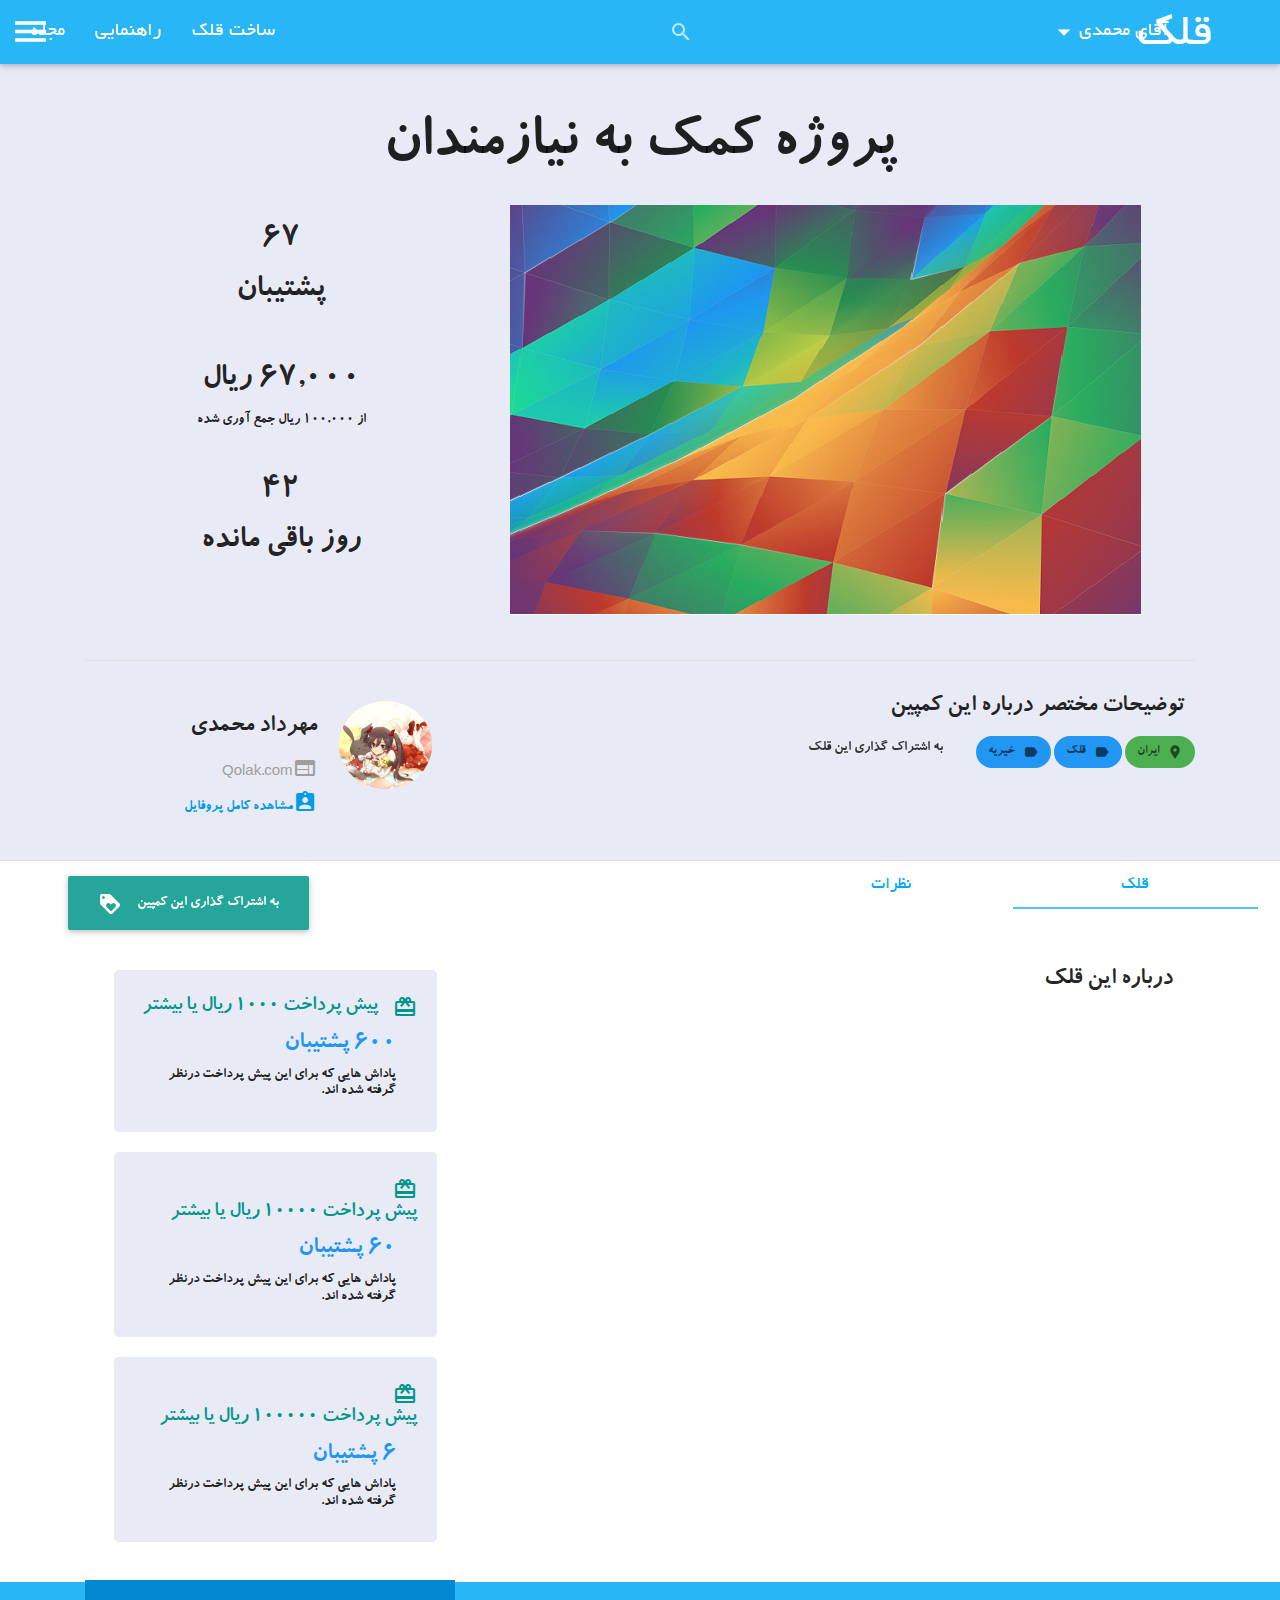
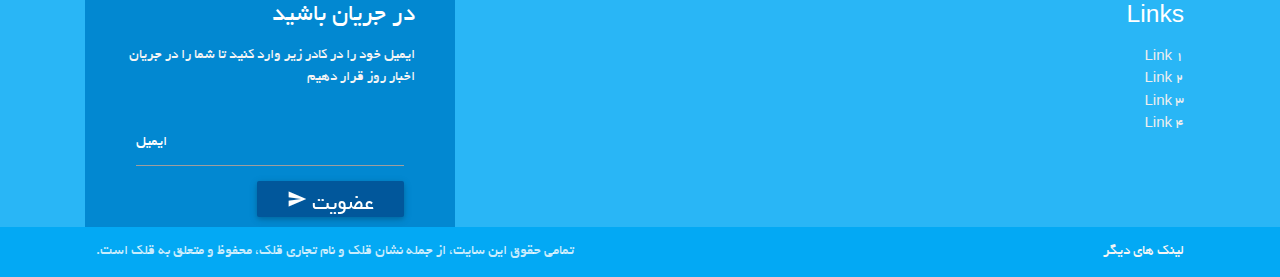
<file: campaign.html>
<!DOCTYPE html>
<html>

<head>
  <meta charset="utf-8">
  <meta http-equiv="content-type" content="text/html; charset=utf-8">
  <meta http-equiv="X-UA-Compatible" content="IE=edge">
  <title></title>
  <meta http-equiv="content-type" content="text/html; charset=utf-8">
  <!--CSS Import-->
  <link rel="stylesheet" href="css/materialize.min.css">
  <link href="https://fonts.googleapis.com/icon?family=Material+Icons" rel="stylesheet">
  <link rel="stylesheet" href="css/qolak.header.css">
  <link rel="stylesheet" href="css/qolak.body.css">
  <link rel="stylesheet" href="css/qolak.footer.css">
  <!--IntroJS CSS Import-->
  <link rel="stylesheet" href="css/introjs.min.css">
  <link rel="stylesheet" href="css/introjs-rtl.min.css">
  <link rel="stylesheet" href="img/intro-themes/introjs-nassim.css">
  <!--Campaign CSS Import-->
  <link rel="stylesheet" href="css/campaign.css">

  <!--JavaScript Import-->
  <script src="js/jquery.min.js"></script>
  <script src="js/materialize.min.js"></script>
  <!--IntroJS JavaScript Import-->
  <script src="js/intro.min.js"></script>
  <!--Campaign JavaScript Import-->
  <script src="js/campaign.js"></script>
  <!--Scripts for initializing some objects for materializecss-->
  <script src="js/qolak.js"></script>
  <script type="text/javascript" src="js/jquery-asPieProgress.js"></script>
</head>

<body>
  <div id="introDiv" data-intro="به قلک خوش آمدید!" data-step="1" data-position="bottom"></div>
  <div class="navbar-fixed" data-intro="برای شروع، میتوانید یک قلک بسازید تا مردم از شما حمایت مالی کنند! همچنین میتوانید در سایت جستجو کنید یا به مجله های ما که حاوی آخرین اخبار مربوط به قلک است، سری بزنید!" data-step="2" data-position="bottom">

  <!--User Dropdown Initialization-->

    <ul id="user-dropdown" class="dropdown-content">
      <li><a href="http://qolak.com/user/profile">حساب کاربری</a></li>
      <li><a href="http://qolak.com/user/settings">تنظیمات</a></li>
      <li><a href="http://qolak.com/user/qolak">قلک من</a></li>
      <li class="divider"></li>
      <li><a href="http://qolak.com/logout">خروج</a></li>
    </ul>

    <!--Top Navigation Bar-->

    <nav class="light-blue lighten-1" role="navigation">
      <div class="container">

        <!--Logo Container-->
        <ul id="logo-container" class="right">
          <li>
            <a href="http://qolak.com" class="brand-logo right">قلک</a>
          </li>
        </ul>

        <!--User Dropdown Container-->
        <ul id="dropdown-container" class="right">
          <li>
            <a href="" class="dropdown-button" data-activates="user-dropdown" data-beloworigin="true"><i id="arrow" class="material-icons small">arrow_drop_down</i>آقای محمدی</a>
          </li>
        </ul>

        <!--Search-Field for Large Screen-->
        <input id="search-field" type="hidden" value="mehrdad">
        <ul id="searchbar" class="right hide-on-med-and-down">
          <li>
            <form>
              <div class="input-field">
                <input id="search" type="search" required class="search-field">
                <label for="search"><i class="material-icons">search</i></label>
              </div>
            </form>
          </li>
        </ul>

        <!--Sidebar Menu Button-->
        <a id="menu-button" href="" data-activates="nav-mobile" class="button-collapse show-on-large"><i class="material-icons">menu</i></a>

        <!--Top Links Container-->
        <ul id="top-button-container" class="hide-on-med-and-down left">
          <li>
            <a href="http://qolak.com/blog">مجله</a>
          </li>
          <li>
            <a id="introButton" href="#" onclick="startIntro();">راهنمایی</a>
          </li>
          <li>
            <a href="http://qolak.com/create">ساخت قلک</a>
          </li>
        </ul>

        <!--Sidebar Items-->
        <ul id="nav-mobile" class="side-nav">
          <li id="sidebar-title" class="light-blue darken-1">
            <h4 style="border-bottom: 2px; padding-bottom:5px;">منو</h4>
          </li>

          <li id="search-li" class="center hide-on-large-only">
            <form id="search">
              <div class="input-field">
                <input placeholder="جستجو" id="sidebar-search" type="text" class="search-field">
                <label for="sidebar-search"><i class="material-icons">search</i></label>
              </div>
            </form>
          </li>
          <li class="center hide-on-large-only">
            <a href="#" onclick="startIntro();">راهنمایی</a>
          </li>
          <li class="center hide-on-large-only">
            <a href="#">ساخت قلک</a>
          </li>
          <li class="center hide-on-large-only">
            <a href="#">مجله</a>
          </li>
        </ul>
        
      </div>
    </nav>
  </div>
<!--***************************************************************************-->
<div class="indigo lighten-5">
	<div class="container">
		<div class="row section">
			<!-- Campaign Title -->
			<div class="col s12 center-align">
				<h1>پروژه کمک به نیازمندان</h1>
			</div>
			<!-- Campaign Image/video -->	
			<div class="col l8 s12 right center-align">
				<img class="responsive-img" src="img/camp.png">
			</div>
			<div class="col l4 s12 center-align">
				<!-- Bakers -->
				<div class="col l12 s4 row right">
					<h4 class="col s12">67</h4>
					<h4>پشتیبان</h4>
				</div>	
				<!-- Pledges Amount-->
				<div class="col l12 s4 row right">
					<h4 class="col s12">67,000 ریال</h4>
					<h6>از 100,000 ریال جمع آوری شده</h6>
				</div>	
				<!-- Remained Days -->
				<div class="col l12 s4 row right">
					<h4 class="col s12">42</h4>
					<h4>روز باقی مانده</h4>
				</div>	
			</div>
		</div>
		<div class="row">
			<div class="divider"></div>
		</div>
		<div class="row">
			<div class=" row col m8 s12 right">
				<!-- Brief content -->
				<h5 class="col s12">توضیحات مختصر درباره این کمپین</h5>
				<!-- Campaign Location -->	
				<div class="chip green">
    				ایران
    				<i class="material-icons">room</i>
  				</div>
  				<!-- Tags -->
				<div class="chip blue">
    				قلک
    				<i class="material-icons">label</i>
  				</div>
				<div class="chip blue">
    				خیریه
    				<i class="material-icons">label</i>
  				</div>
  				<!-- Social Media Button-->
  				<a class="waves-effect waves-teal btn-flat share-social">به اشتراک گذاری این قلک</a>
			</div>
			<div class="divider col m1 s12 hide-on-med-and-up"></div>
			<!-- Campaign Creator Part-->
			<div class="col m4 s12 camp-creator">
				<div class="col l4 m6 s4 right">
    				<img class="responsive-img profile-img" src="img/profile.jpg">
				</div>	
				<div class="col l8 m6 s8 right-align">
					<h5>مهرداد محمدی</h5>
					<div class="camp-creator-detail grey-text"><i class="material-icons">web</i>Qolak.com</div>

				<div class="right-align camp-creator-detail"><a href="#"><i class="material-icons">assignment_ind</i>مشاهده کامل پروفایل</a></div>
				</div>
			</div>
		</div>			
	</div>
	<div class="divider"></div>
</div>
<!-- Campaign Tabs-->
<div class="row">
	<div class="col l5 s12 right">
		<div class="row">
    		<div class="col s12">
      			<ul class="tabs right-align">
        			<li class="tab col s3"><a id="comment" href="#comments">نظرات</a></li>
        			<li class="tab col s3"><a id="qolak" class="active" href="#about-qolak">قلک</a></li>
        			<li id="award" class="tab col s3 hide-on-large-only"><a href="#awards">پاداش ها</a></li>
      			</ul>
    		</div>
    	</div>
    </div>
    <!-- Social Media -->
    <div class="col l3 offset-s4 back-button hide-on-med-and-down share-social" style="height:100%">
    	<a class="waves-effect waves-light btn-large"><i class="material-icons left">loyalty</i>به اشتراک گذاری این کمپین</a>
	</div>
</div>
<!-- Tabs -->
<div class="row container">
    <div class="col l8 s12 right">
		<div class="row">	
    		<div id="comments" class="col s12">

    		</div>
    		<div id="about-qolak" class="col s12">
    			<h4 class="flow-text">درباره این قلک</h4>
    		</div>
    		<div id="awards" class="col s12 tab-awards"></div>
  		</div>
	</div>
	<div class="col l4 hide-on-med-and-down side-awards">
		<div class="award-item not-logged indigo lighten-5 hoverable">
			<div class="content">
				<div class="row teal-text">
					<i class="material-icons right">redeem</i>
					<div class="right award-item-title">پیش پرداخت 1000 ریال یا بیشتر</div>
				</div>
				<div class="row">
					<div class="container">
					<h5 class="blue-text">600 پشتیبان</h5>
					<h6>پاداش هایی که برای این پیش پرداخت درنظر گرفته شده اند.</h6>
					</div>
				</div>
			</div>
			<div class="mask valign-wrapper teal lighten-1">
				<h4 class="white-text valign center-align">این پاداش را انتخاب کنید</h4>
			</div>
		</div>
		<div class="award-item logged indigo lighten-5 hoverable">
			<div class="content">
				<div class="row teal-text">
					<i class="material-icons right">redeem</i>
					<div class="right award-item-title">پیش پرداخت 10000 ریال یا بیشتر</div>
				</div>
				<div class="row">
					<div class="container">
					<h5 class="blue-text">60 پشتیبان</h5>
					<h6>پاداش هایی که برای این پیش پرداخت درنظر گرفته شده اند.</h6>
					</div>
				</div>
			</div>
			<div class="mask valign-wrapper teal lighten-1">
				<h4 class="white-text valign center-align">این پاداش را انتخاب کنید</h4>
			</div>
		</div>
		<div class="award-item logged indigo lighten-5 hoverable">
			<div class="content">
				<div class="row teal-text">
					<i class="material-icons right">redeem</i>
					<div class="right award-item-title">پیش پرداخت 100000 ریال یا بیشتر</div>
				</div>
				<div class="row">
					<div class="container">
					<h5 class="blue-text">6 پشتیبان</h5>
					<h6>پاداش هایی که برای این پیش پرداخت درنظر گرفته شده اند.</h6>
					</div>
				</div>
			</div>
			<div class="mask valign-wrapper teal lighten-1">
				<h4 class="white-text valign center-align">این پاداش را انتخاب کنید</h4>
			</div>
		</div>
	</div>
</div>

  <!-- Social Modal Structure -->
  <div id="Socail-modal" class="modal">
    <div class="modal-content">
      <h4>این قلک را در شبکه های اجتماعی به اشتراک بگذارید</h4>
      <p>    
      <div class="col l3 offset-s4 back-button hide-on-med-and-down share-social" style="height:100%">
    	<a class="waves-effect waves-light btn-large"><i class="material-icons left">loyalty</i>به اشتراک گذاری این کمپین</a></div>
    	<div class="col l3 offset-s4 back-button hide-on-med-and-down share-social" style="height:100%">
    	<a class="waves-effect waves-light btn-large"><i class="material-icons left">loyalty</i>به اشتراک گذاری این کمپین</a></div>
    	<div class="col l3 offset-s4 back-button hide-on-med-and-down share-social" style="height:100%">
    	<a class="waves-effect waves-light btn-large"><i class="material-icons left">loyalty</i>به اشتراک گذاری این کمپین</a></div>
    	<div class="col l3 offset-s4 back-button hide-on-med-and-down share-social" style="height:100%">
    	<a class="waves-effect waves-light btn-large"><i class="material-icons left">loyalty</i>به اشتراک گذاری این کمپین</a></div>
    	</p>
    </div>
    <div class="modal-footer">
      <a href="#!" class=" modal-action modal-close waves-effect waves-green btn-flat">Agree</a>
    </div>
  </div>

  <!-- Not Loged-in User Pledge Modal Structure -->
  <div id="pledge-modal-nl" class="modal bottom-sheet row pledge-modal">

	<div class="light-blue lighten-1 row white-text">
		<div class="col l8 s12 right">
			<h3 class="award-item-title col s10">پیش پرداخت 10000 ریال یا بیشتر</h3>
      <i class="material-icons large col s2">redeem</i>
		</div>
		<div class="white-text bakers col l4 s12 right valign-wrapper">
			<div class="valign">6 پشتیبان دیگر این پاداش را انتخاب کرده اند</div>
		</div>
	</div>
  <div class="modal-content container row">
		<h6 class="col m7 s12 right">
			پشتیبان گرامی برای انجام مراحل پرداخت باید وارد حساب کاربری خود شوید.اگر عضو قلک هستید وارد شوید در غیر این صورت میتوانید <a href="Register"> یک حساب کاربری برای خود بسازید</a>.
    </h6>
    <div class="col m5 s12 right login">
      <form name="loginform" id="" action="" method="post">
        <div class="row">
          <div class="input-field col s12">
            <i class="material-icons prefix">supervisor_account</i>
            <input name="log" id="log" type="text" value="" size="32"  required>
            <label for="log">نام کاربری</label>
          </div>
          <div class="input-field col s12">
            <i class="material-icons prefix">lock_outline</i>
            <input name="pwd" id="user_pass" type="password" autocomplete="off" class="validate" size="32" required>
            <label for="user_pass">رمز عبور</label>
          </div>
          <div class="col m4 s6 right">
            <button id="sendButton" class="btn btn-large waves-effect waves-light light-blue" type="button" name="action" onclick="checkLoginForm();">ورود
              <i class="material-icons left">vpn_key</i>
            </button>
          </div>
          <div class="col m8 s6">
            <div class="input-field col s12 remember-me">
             <input name="rememberme" type="checkbox" id="rememberme" value="forever" />
              <label for="rememberme">مرا به خاطر بسپار</label>
            </div>
            <div class="col s12 forgot-pass">
              <a href="Forgot">فراموشی رمز عبور</a>
            </div>
          </div>
        </div>
      </form>
    </div>
    <!--div class="col m3 s12">
      <div class="input-field col s12 disabled">
        <input disabled  id="pledge_amount" type="text" class="validate">
        <label for="pledge_amount">مبلغ به ریال</label>
      </div>
      <div class="col s12" style="height:100%">
        <a class="waves-effect waves-light btn-large left disabled">
          <i class="material-icons left">loyalty</i>
            پرداخت
        </a>
      </div> 
    </div-->  



    </div>

  </div>


  <!-- Loged-in User Pledge Modal Structure -->
  <div id="pledge-modal" class="modal bottom-sheet row pledge-modal">

  <div class="light-blue lighten-1 row white-text">
    <div class="col l8 s12 right">
      <h3 class="award-item-title col s10">پیش پرداخت 10000 ریال یا بیشتر</h3>
      <i class="material-icons large col s2">redeem</i>
    </div>
    <div class="white-text bakers col l4 s12 right valign-wrapper">
      <div class="valign">6 پشتیبان دیگر این پاداش را انتخاب کرده اند</div>
    </div>
  </div>

    <div class="modal-content container row">
      <!-- Campaign Creator Part-->
      <div class="col m4 s12 camp-baker right">
        <div class="col l4 m6 s4 right">
            <img class="responsive-img profile-img" src="img/psyringe.jpg">
        </div>  
        <div class="col l8 m6 s8 right-align">
          <h5>محمد رضا حاجیانپور</h5>
          <div class="camp-creator-detail grey-text"><i class="material-icons">web</i>Qolak.com</div>

        <div class="right-align camp-creator-detail"><a href="#"><i class="material-icons">assignment_ind</i>مشاهده کامل پروفایل</a></div>
        </div>
      </div>
      <div class="col m8 s12 pledge_amount_wrapper">
          <h6 class="col s4 right-align right">مبلغ پرداختی :</h6>
          <div class="input-field col s7 left-align right">
           <input id="pledge_amount" type="text" class="validate" value="67000">
          </div>
          <h6 class="col s1 right-align right">ریال</h6>
          <div class="col s12 right">
            اگر می خواهید مبلغ دلخواه پرداخت کنید آن را در کادر وارد کنید در غیر این صورت دکمه پرداخت را بزنید.
          </div>
          <div class="col s12">
            <a class="waves-effect waves-light btn-large">
              <i class="material-icons left">loyalty</i>
                پرداخت
            </a>
          </div>          

      </div>



    </div>

  </div>


<!--***************************************************************************-->
  <footer class="page-footer light-blue lighten-1">
    <div class="container">
      <div class="row">
        <div class="col l8 s12 right">
          <h5 class="white-text">Links</h5>
          <ul>
            <li><a class="grey-text text-lighten-3" href="#!">Link 1</a></li>
            <li><a class="grey-text text-lighten-3" href="#!">Link 2</a></li>
            <li><a class="grey-text text-lighten-3" href="#!">Link 3</a></li>
            <li><a class="grey-text text-lighten-3" href="#!">Link 4</a></li>
          </ul>
        </div>
        <div id="newsletter-pane" class="col l4 s12 news-latter light-blue darken-2 hoverable" data-intro="در خبرنامه ما عضو شوید تا آخرین اخبار راجع به قلک را برای شما ایمیل کنیم!" data-step="5" data-position="top">
          <h5 class="white-text">در جریان باشید</h5>
          <p class="grey-text text-lighten-4">ایمیل خود را در کادر زیر وارد کنید تا شما را در جریان اخبار روز قرار دهیم</p>
          <div class="input-field col s12 white-text">
            <input id="email" type="email" class="validate">
            <label class="white-text" for="email">ایمیل</label>
            <button class="btn btn-medium waves-effect waves-light light-blue darken-4 text-right" type="submit" name="action">عضویت
              <i class="Large material-icons">send</i>
            </button>
          </div>
        </div>
      </div>
    </div>
    <div class="footer-copyright light-blue">
      <div class="container">
        <a class="grey-text text-lighten-4 right" href="#!">لینک های دیگر</a>
        <div class="cp left">تمامی حقوق این سایت، از جمله نشان قلک و نام تجاری قلک، محفوظ و متعلق به قلک است.
        </div>
      </div>
    </div>
  </footer>  

</body>

</html>
</file>
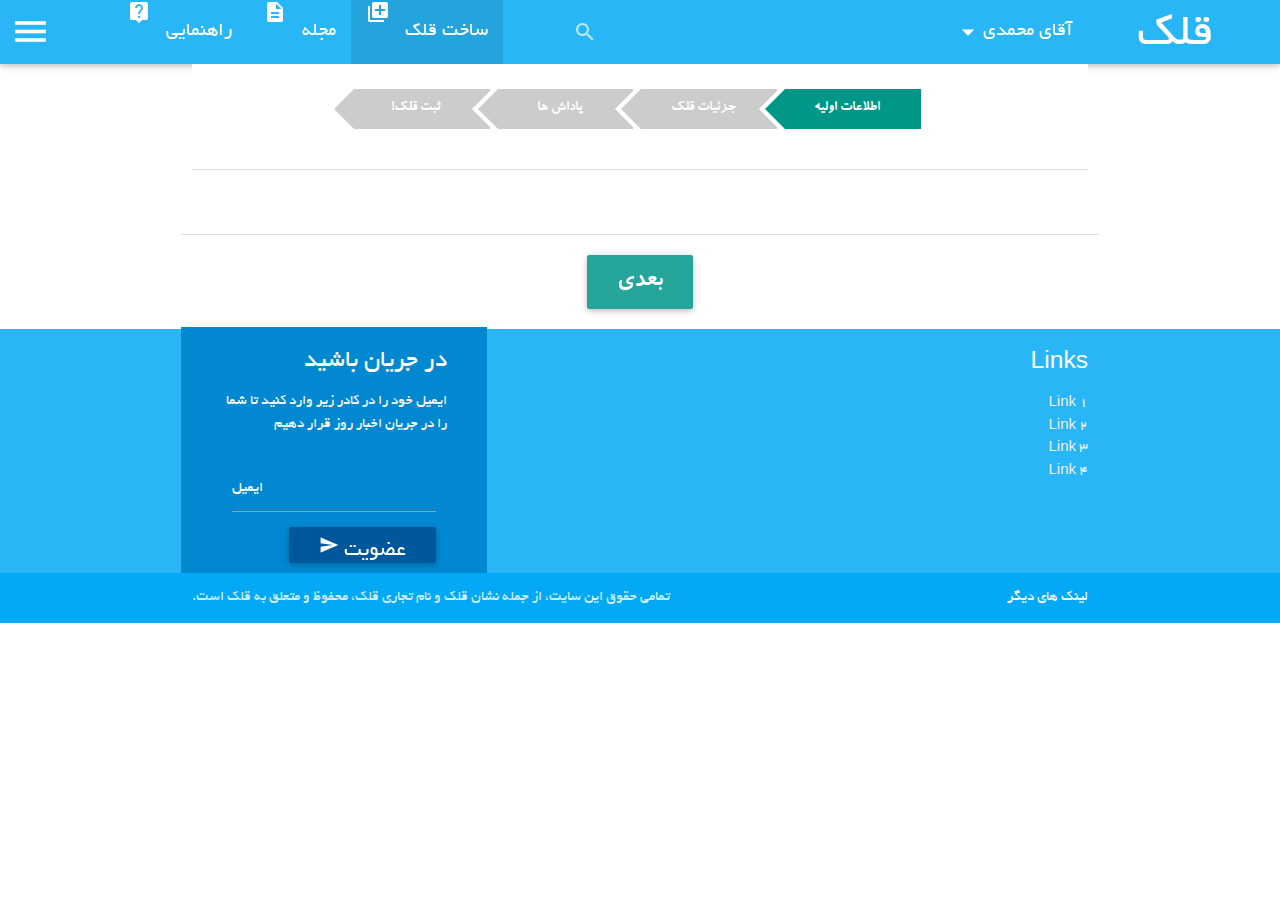
<file: create_campaign.html>
<!DOCTYPE html>
<html>

<head>
  <meta charset="utf-8">
  <meta http-equiv="content-type" content="text/html; charset=utf-8">
  <meta http-equiv="X-UA-Compatible" content="IE=edge">
  <title></title>
  <meta http-equiv="content-type" content="text/html; charset=utf-8">
  <!--CSS Import-->
  <link rel="stylesheet" href="css/materialize.min.css">
  <link href="https://fonts.googleapis.com/icon?family=Material+Icons" rel="stylesheet">
  <link rel="stylesheet" href="css/qolak.header.css">
  <link rel="stylesheet" href="css/qolak.body.css">
  <link rel="stylesheet" href="css/qolak.footer.css">
  <link rel="stylesheet" href="css/create_campaign.css">
  <!--IntroJS CSS Import-->
  <link rel="stylesheet" href="css/introjs.min.css">
  <link rel="stylesheet" href="css/introjs-rtl.min.css">
  <link rel="stylesheet" href="img/intro-themes/introjs-nassim.css">

  <!--JavaScript Import-->
  <script src="js/jquery.min.js"></script>
  <script src="js/materialize.min.js"></script>

  <script src="js/jquery.scrollTo.min.js"></script>

  <!--IntroJS JavaScript Import-->
  <script src="js/intro.min.js"></script>
  <!--Scripts for initializing some objects for materializecss-->
  <script src="js/qolak.js"></script>
  <script type="text/javascript" src="js/jquery-asPieProgress.js"></script>
  <!--Purchase CSS Import-->
  <link rel="stylesheet" href="css/purchase.css">
  <!--Purchase JavaScript Import-->
  <script src="js/create_campaign.js"></script>
  <script src="js/jquery.easing.min.js"></script>
</head>

<body>
  <div id="introDiv" data-intro="به قلک خوش آمدید!" data-step="1" data-position="bottom"></div>
  <div class="followMeBar" data-intro="برای شروع، میتوانید یک قلک بسازید تا مردم از شما حمایت مالی کنند! همچنین میتوانید در سایت جستجو کنید یا به مجله های ما که حاوی آخرین اخبار مربوط به قلک است، سری بزنید!" data-step="2" data-position="bottom">

  <!--User Dropdown Initialization-->

    <ul id="user-dropdown" class="dropdown-content">
      <li><a href="http://qolak.com/user/profile">حساب کاربری</a></li>
      <li><a href="http://qolak.com/user/settings">تنظیمات</a></li>
      <li><a href="http://qolak.com/user/qolak">قلک من</a></li>
      <li class="divider"></li>
      <li><a href="http://qolak.com/logout">خروج</a></li>
    </ul>

    <!--Top Navigation Bar-->
    <nav class="light-blue lighten-1" role="navigation">
      <div class="container">

        <!--Logo Container-->
        <ul id="logo-container" class="right">
          <li>
            <a href="http://qolak.com" class="brand-logo right">قلک</a>
          </li>
        </ul>

        <!--User Dropdown Container-->
        <ul id="dropdown-container" class="right">
          <li>
            <a href="" class="dropdown-button" data-activates="user-dropdown" data-beloworigin="true"><i id="arrow" class="material-icons small">arrow_drop_down</i>آقای محمدی</a>
          </li>
        </ul>

        <!--Search-Field for Large Screen-->
        <input id="search-field" type="hidden" value="mehrdad">
        <ul id="searchbar" class="right hide-on-med-and-down">
          <li>
            <form>
              <div class="input-field">
                <input id="search" type="search" required class="search-field">
                <label for="search"><i class="material-icons">search</i></label>
              </div>
            </form>
          </li>
        </ul>

        <!--Sidebar Menu Button-->
        <a id="menu-button" href="" data-activates="nav-mobile" class="button-collapse show-on-large"><i class="material-icons">menu</i></a>

        <!--Top Links Container-->
        <ul id="top-button-container" class="hide-on-med-and-down left">
          <li>
            <a id="introButton" href="#" onclick="startIntro();"><i class="material-icons left">live_help</i>راهنمایی</a>
          </li>
          <li>
            <a href="http://qolak.com/blog"><i class="material-icons left">description</i>مجله</a>
          </li>
          <li class="active">
            <a href="http://qolak.com/create"><i class="material-icons left">queue</i>ساخت قلک</a>
          </li>
        </ul>

        <!--Sidebar Items-->
        <ul id="nav-mobile" class="side-nav">
          <li id="sidebar-title" class="light-blue darken-1">
            <h4 style="border-bottom: 2px; padding-bottom:5px;">منو</h4>
          </li>

          <li id="search-li" class="center hide-on-large-only">
            <form id="search">
              <div class="input-field">
                <input placeholder="جستجو" id="sidebar-search" type="text" class="search-field">
                <label for="sidebar-search"><i class="material-icons">search</i></label>
              </div>
            </form>
          </li>
          <li class="center hide-on-large-only">
            <a href="#" onclick="startIntro();">راهنمایی</a>
          </li>
          <li class="center hide-on-large-only">
            <a href="#">ساخت قلک</a>
          </li>
          <li class="center hide-on-large-only">
            <a href="#">مجله</a>
          </li>
        </ul>
        
      </div>
    </nav>
  </div>
<!-- ******************************************************************** -->
<div class="container followMeBar white">
	<div class="row white-text">
		<ul class="progress-nav col s12 m8 offset-m2 center">
		    <li id="general-li" class="q-clickable">اطلاعات اولیه</li>
		    <li id="details-li" class="q-clickable">جزئیات قلک</li>
        <li id="bonus-li" class="q-clickable">پاداش ها</li>
		    <li id="created-li" class="q-clickable">ثبت قلک!</li>
		</ul>
	</div>
	<div class="divider"></div>
</div>
<div class="steps">
	<div id="general" class="container cart-section tab active">

	    <div class="divider row"></div>
	    <div class="container center">
	    	<h5><a class="waves-effect waves-light btn-large move-step" href="#details">بعدی</a></h5>
	    </div> 
	</div>
	<div id="details" class="tab">
		<div class="container row">
			<h4>مشحصات شما</h4>
				  <div class="col s12 m8 offset-m2 left">
					  <div class="input-field col s12">
              <input value="مهرداد" id="first_name" type="text" class="validate">
              <label class="active" for="first_name">نام</label>
            </div>
            <div class="input-field col s12">
              <input value="محمدی" id="first_name" type="text" class="validate">
              <label class="active" for="first_name">نام خانوادگی</label>
            </div>
            <div class="input-field col s12">
            <i class="material-icons prefix">mail</i>
              <input value="mehdad@qolak.com" id="email" type="text" class="validate">
              <label class="active" for="email">ایمیل</label>
            </div>
          </div>
				  <img class="responsive-img col s6 offset-s3 m2 circle" src="img/profile.jpg">
          <div class="input-field col s12">
            <i class="material-icons prefix">directions</i>
            <textarea id="textarea1" class="materialize-textarea"></textarea>
            <label for="textarea1">آدرس(اختیاری)</label>
          </div>
		  </div>
	    <div class="divider row"></div>
	    <div class="container row">
		    <a class="waves-effect waves-light btn-large move-step row col s12 m5 offset-m2" href="#bonus">
		    	<h4 class="">
		    		تایید مشخصات و تکمیل خرید
		    	</h4>
		    </a>
    		<a class="waves-effect waves-light btn-large back-step col s12 m2 offset-m1 grey" href="#general"><i class="material-icons center">forward</i></a>
	    </div> 	
	</div>
    <div id="bonus" class="tab">
      <div class="container row">
        <div class="col m4 hide-on-small-only row">
          <img class="responsive-img right" src="img/heart.png"/>  
        </div>
        <div class="col s12 m8"> 
          <h5 class="blue-text">از کمک شما متشکریم</h5>
          <h5>مهرداد محمدی عزیز</h5>
          <h6>
            ما در گروه قلک کمال تشکر را به خاطر انتخاب این سایت از شما داریم. ما تمام تلاش خود را می کنیم تا کمک ها شما در کمترین زمان و به نحو احسن به ثمر بنشیند. 
          </h6>
          <h6>به محض تکمیل این قلک و انجام شدن آن شما را از طریق ایمیل در جریان کارها قرار می دهیم</h6>
          <h6>با تشکر</h6>
        </div>
      <div class="divider row"></div>
      <div class="container row">
        <a class="waves-effect waves-light btn-large move-step row col s12 m5 offset-m2" href="#done">
          <h4 class="">
            بعدی
          </h4>
        </a>
        <a class="waves-effect waves-light btn-large back-step col s12 m2 offset-m1 grey" href="#details"><i class="material-icons center">forward</i></a>
      </div>  
      </div>
  </div>
	<div id="created" class="tab">
	    <div class="container row">
    	  <div class="col m4 hide-on-small-only row">
          <img class="responsive-img right" src="img/heart.png"/>  
        </div>
        <div class="col s12 m8"> 
          <h5 class="blue-text">از کمک شما متشکریم</h5>
          <h5>مهرداد محمدی عزیز</h5>
          <h6>
            ما در گروه قلک کمال تشکر را به خاطر انتخاب این سایت از شما داریم. ما تمام تلاش خود را می کنیم تا کمک ها شما در کمترین زمان و به نحو احسن به ثمر بنشیند. 
          </h6>
          <h6>به محض تکمیل این قلک و انجام شدن آن شما را از طریق ایمیل در جریان کارها قرار می دهیم</h6>
          <h6>با تشکر</h6>
        </div>
        <div class="col s12 center">
  	    	<a class="light-blue lighten-1 waves-effect waves-light btn-large done-btn" href="index.html">
  	    		<h4>
  	    			بازگشت به صفحه اصلی قلک
  	    		</h4>
  	    	</a>
        </div>
	    </div>
	</div>
</div>

<!-- ******************************************************************** -->
  <footer class="page-footer light-blue lighten-1">
    <div class="container">
      <div class="row">
        <div class="col l8 s12 right">
          <h5 class="white-text">Links</h5>
          <ul>
            <li><a class="grey-text text-lighten-3" href="#!">Link 1</a></li>
            <li><a class="grey-text text-lighten-3" href="#!">Link 2</a></li>
            <li><a class="grey-text text-lighten-3" href="#!">Link 3</a></li>
            <li><a class="grey-text text-lighten-3" href="#!">Link 4</a></li>
          </ul>
        </div>
        <div id="newsletter-pane" class="col l4 s12 news-latter light-blue darken-2 hoverable" data-intro="در خبرنامه ما عضو شوید تا آخرین اخبار راجع به قلک را برای شما ایمیل کنیم!" data-step="5" data-position="top">
          <h5 class="white-text">در جریان باشید</h5>
          <p class="grey-text text-lighten-4">ایمیل خود را در کادر زیر وارد کنید تا شما را در جریان اخبار روز قرار دهیم</p>
          <div class="input-field col s12 white-text">
            <input id="email" type="email" class="validate">
            <label class="white-text" for="email">ایمیل</label>
            <button class="btn btn-medium waves-effect waves-light light-blue darken-4 text-right" type="submit" name="action">عضویت
              <i class="Large material-icons">send</i>
            </button>
          </div>
        </div>
      </div>
    </div>
    <div class="footer-copyright light-blue">
      <div class="container">
        <a class="grey-text text-lighten-4 right" href="#!">لینک های دیگر</a>
        <div class="cp left">تمامی حقوق این سایت، از جمله نشان قلک و نام تجاری قلک، محفوظ و متعلق به قلک است.
        </div>
      </div>
    </div>
  </footer>  

</body>

</html>
</file>
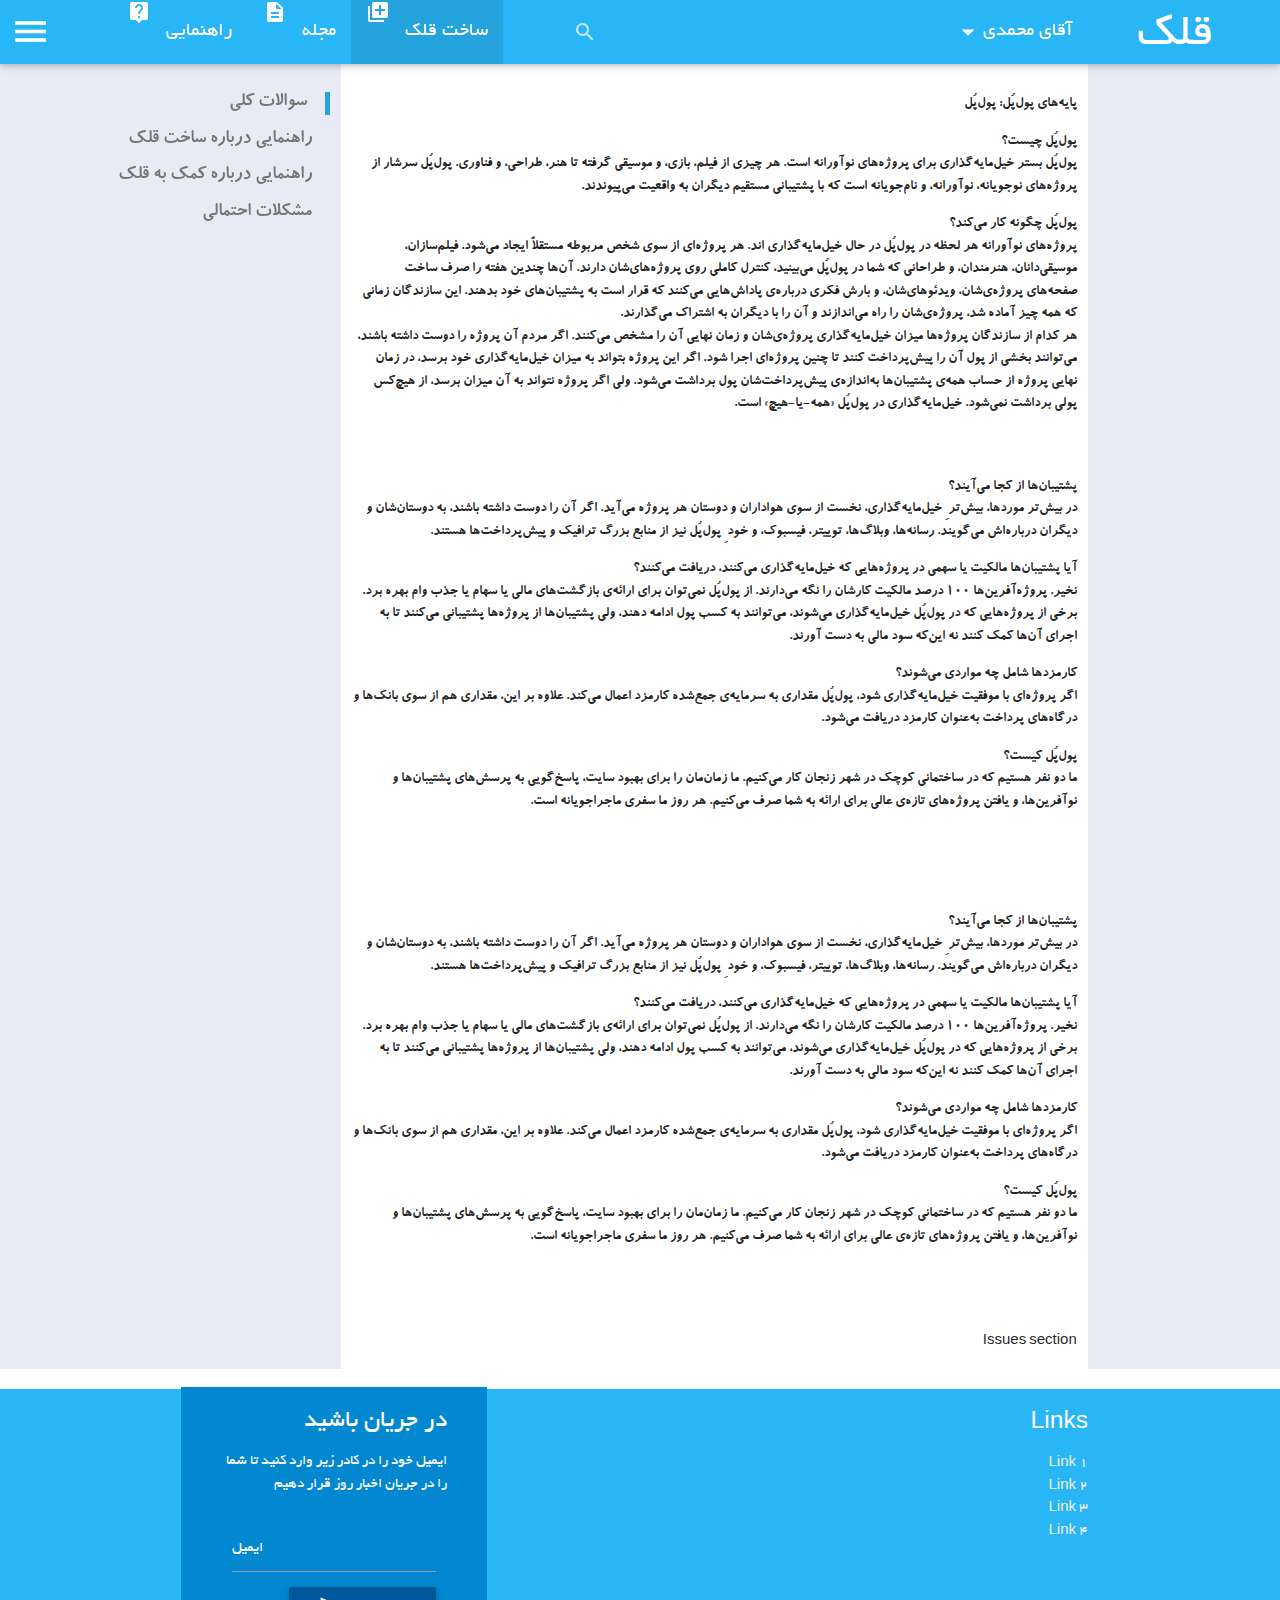
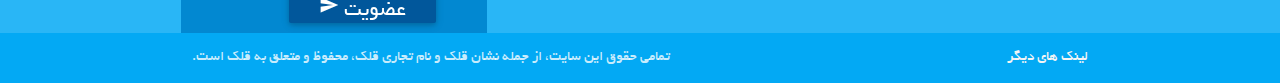
<file: FAQ.html>
<!DOCTYPE html>
<html>

<head>
  <meta charset="utf-8">
  <meta http-equiv="content-type" content="text/html; charset=utf-8">
  <meta http-equiv="X-UA-Compatible" content="IE=edge">
  <title></title>
  <meta http-equiv="content-type" content="text/html; charset=utf-8">
  <!--CSS Import-->
  <link rel="stylesheet" href="css/materialize.min.css">
  <link href="https://fonts.googleapis.com/icon?family=Material+Icons" rel="stylesheet">
  <link rel="stylesheet" href="css/qolak.header.css">
  <link rel="stylesheet" href="css/qolak.body.css">
  <link rel="stylesheet" href="css/qolak.footer.css">
  <!--IntroJS CSS Import-->
  <link rel="stylesheet" href="css/introjs.min.css">
  <link rel="stylesheet" href="css/introjs-rtl.min.css">
  <link rel="stylesheet" href="img/intro-themes/introjs-nassim.css">

  <!--JavaScript Import-->
  <script src="js/jquery.min.js"></script>
  <script src="js/materialize.min.js"></script>

  <script src="js/jquery.scrollTo.min.js"></script>

  <!--IntroJS JavaScript Import-->
  <script src="js/intro.min.js"></script>
  <!--Scripts for initializing some objects for materializecss-->
  <script src="js/qolak.js"></script>
  <!--FAQ CSS Import-->
  <link rel="stylesheet" href="css/faq.css">
  <!--FAQ JavaScript Import-->
  <script src="js/faq.js"></script>
</head>

<body>
  <div id="introDiv" data-intro="به قلک خوش آمدید!" data-step="1" data-position="bottom"></div>
  <div class="followMeBar" data-intro="برای شروع، میتوانید یک قلک بسازید تا مردم از شما حمایت مالی کنند! همچنین میتوانید در سایت جستجو کنید یا به مجله های ما که حاوی آخرین اخبار مربوط به قلک است، سری بزنید!" data-step="2" data-position="bottom">

  <!--User Dropdown Initialization-->

    <ul id="user-dropdown" class="dropdown-content">
      <li><a href="http://qolak.com/user/profile">حساب کاربری</a></li>
      <li><a href="http://qolak.com/user/settings">تنظیمات</a></li>
      <li><a href="http://qolak.com/user/qolak">قلک من</a></li>
      <li class="divider"></li>
      <li><a href="http://qolak.com/logout">خروج</a></li>
    </ul>

    <!--Top Navigation Bar-->
    <nav class="light-blue lighten-1" role="navigation">
      <div class="container">

        <!--Logo Container-->
        <ul id="logo-container" class="right">
          <li>
            <a href="http://qolak.com" class="brand-logo right">قلک</a>
          </li>
        </ul>

        <!--User Dropdown Container-->
        <ul id="dropdown-container" class="right">
          <li>
            <a href="" class="dropdown-button" data-activates="user-dropdown" data-beloworigin="true"><i id="arrow" class="material-icons small">arrow_drop_down</i>آقای محمدی</a>
          </li>
        </ul>

        <!--Search-Field for Large Screen-->
        <input id="search-field" type="hidden" value="mehrdad">
        <ul id="searchbar" class="right hide-on-med-and-down">
          <li>
            <form>
              <div class="input-field">
                <input id="search" type="search" required class="search-field">
                <label for="search"><i class="material-icons">search</i></label>
              </div>
            </form>
          </li>
        </ul>

        <!--Sidebar Menu Button-->
        <a id="menu-button" href="" data-activates="nav-mobile" class="button-collapse show-on-large"><i class="material-icons">menu</i></a>

        <!--Top Links Container-->
        <ul id="top-button-container" class="hide-on-med-and-down left">
          <li>
            <a id="introButton" href="#" onclick="startIntro();"><i class="material-icons left">live_help</i>راهنمایی</a>
          </li>
          <li>
            <a href="http://qolak.com/blog"><i class="material-icons left">description</i>مجله</a>
          </li>
          <li class="active">
            <a href="http://qolak.com/create"><i class="material-icons left">queue</i>ساخت قلک</a>
          </li>
        </ul>

        <!--Sidebar Items-->
        <ul id="nav-mobile" class="side-nav">
          <li id="sidebar-title" class="light-blue darken-1">
            <h4 style="border-bottom: 2px; padding-bottom:5px;">منو</h4>
          </li>

          <li id="search-li" class="center hide-on-large-only">
            <form id="search">
              <div class="input-field">
                <input placeholder="جستجو" id="sidebar-search" type="text" class="search-field">
                <label for="sidebar-search"><i class="material-icons">search</i></label>
              </div>
            </form>
          </li>
          <li class="center hide-on-large-only">
            <a href="#" onclick="startIntro();">راهنمایی</a>
          </li>
          <li class="center hide-on-large-only">
            <a href="#">ساخت قلک</a>
          </li>
          <li class="center hide-on-large-only">
            <a href="#">مجله</a>
          </li>
        </ul>
        
      </div>
    </nav>
  </div>
<!-- ******************************************************************** -->
<div class=" indigo lighten-5">
<div class="container row">
    <div class="col hide-on-small-only m3 l2 left main">
      <h6>
      <ul class="section faq-cat table-of-contents">
        <li><a href="#introduction">سوالات کلی</a></li>
        <li><a href="#create_qolak">راهنمایی درباره ساخت قلک</a></li>
        <li><a href="#back_qolak">راهنمایی درباره کمک به قلک</a></li>
        <li><a href="#issues">مشکلات احتمالی</a></li>
      </ul>
      </h6>
    </div>
    <div class="col s12 m9 l10 right white">
      <div id="introduction" class="section scrollspy">
        <p><strong>پایه&zwnj;های پول&zwnj;پُل: پول&zwnj;پُل</strong></p>
<p><strong>پول&zwnj;پُل چیست؟</strong><br>
پول&zwnj;پُل بستر خیل&zwnj;مایه&zwnj;گذاری برای پروژه&zwnj;های نوآورانه است. هر چیزی از فیلم، بازی، و موسیقی گرفته تا هنر، طراحی، و فناوری. پول&zwnj;پُل سرشار از پروژه&zwnj;های نوجویانه، نوآورانه، و نام&zwnj;جویانه است که با پشتیبانی مستقیم دیگران به واقعیت می&zwnj;پیوندند.</p>
<p><strong>پول&zwnj;پُل چگونه کار می&zwnj;کند؟</strong><br>
پروژه&zwnj;های نوآورانه هر لحظه در پول&zwnj;پُل در حال خیل&zwnj;مایه&zwnj;گذاری اند. هر پروژه&zwnj;ای از سوی شخص مربوطه مستقلاً ایجاد می&zwnj;شود. فیلم&zwnj;سازان، موسیقی&zwnj;دانان، هنرمندان، و طراحانی که شما در پول&zwnj;پُل می&zwnj;بینید، کنترل کاملی روی پروژه&zwnj;های&zwnj;شان دارند. آن&zwnj;ها چندین هفته را صرف ساخت صفحه&zwnj;های پروژه&zwnj;ی&zwnj;شان، ویدئوهای&zwnj;شان، و بارش فکری درباره&zwnj;ی پاداش&zwnj;هایی می&zwnj;کنند که قرار است به پشتیبان&zwnj;های خود بدهند. این سازندگان زمانی که همه چیز آماده شد، پروژه&zwnj;ی&zwnj;شان را راه می&zwnj;اندازند و آن را با دیگران به اشتراک می&zwnj;گذارند.<br>
هر کدام از سازندگان پروژه&zwnj;ها میزان خیل&zwnj;مایه&zwnj;گذاری پروژه&zwnj;ی&zwnj;شان و زمان نهایی آن را مشخص می&zwnj;کنند. اگر مردم آن پروژه را دوست داشته باشند، می&zwnj;توانند بخشی از پول آن را پیش&zwnj;پرداخت کنند تا چنین پروژه&zwnj;ای اجرا شود. اگر این پروژه بتواند به میزان خیل&zwnj;مایه&zwnj;گذاری خود برسد، در زمان نهایی پروژه از حساب همه&zwnj;ی پشتیبان&zwnj;ها به&zwnj;اندازه&zwnj;ی پیش&zwnj;پرداخت&zwnj;شان پول برداشت می&zwnj;شود. ولی اگر پروژه نتواند به آن میزان برسد، از هیچ&zwnj;کس پولی برداشت نمی&zwnj;شود. خیل&zwnj;مایه&zwnj;گذاری در پول&zwnj;پُل «همه-یا-هیچ» است.</p>
      </div>

      <div id="create_qolak" class="section scrollspy">
        <p><p><strong>پشتیبان&zwnj;ها از کجا می&zwnj;آیند؟</strong><br>
در بیش&zwnj;تر موردها، بیش&zwnj;تر ِ خیل&zwnj;مایه&zwnj;گذاری، نخست از سوی هواداران و دوستان هر پروژه می&zwnj;آید. اگر آن را دوست داشته باشند، به دوستان&zwnj;شان و دیگران درباره&zwnj;اش می&zwnj;گویند. رسانه&zwnj;ها، وبلاگ&zwnj;ها، توییتر، فیسبوک، و خود ِ پول&zwnj;پُل نیز از منابع بزرگ ترافیک و پیش&zwnj;پرداخت&zwnj;ها هستند.</p>
<p><strong>آیا پشتیبان&zwnj;ها مالکیت یا سهمی در پروژه&zwnj;هایی که خیل&zwnj;مایه&zwnj;گذاری می&zwnj;کنند، دریافت می&zwnj;کنند؟</strong><br>
نخیر. پروژه&zwnj;آفرین&zwnj;ها ۱۰۰ درصد مالکیت کارشان را نگه می&zwnj;دارند. از پول&zwnj;پُل نمی&zwnj;توان برای ارائه&zwnj;ی بازگشت&zwnj;های مالی یا سهام یا جذب وام بهره برد.<br>
برخی از پروژه&zwnj;هایی که در پول&zwnj;پُل خیل&zwnj;مایه&zwnj;گذاری می&zwnj;شوند، می&zwnj;توانند به کسب پول ادامه دهند، ولی پشتیبان&zwnj;ها از پروژه&zwnj;ها پشتیبانی می&zwnj;کنند تا به اجرای آن&zwnj;ها کمک کنند نه این&zwnj;که سود مالی به دست آورند.</p>
<p><strong>کارمزدها شامل چه مواردی می&zwnj;شوند؟</strong><br>
اگر پروژه&zwnj;ای با موفقیت خیل&zwnj;مایه&zwnj;گذاری شود، پول&zwnj;پُل مقداری به سرمایه&zwnj;ی جمع&zwnj;شده کارمزد اعمال می&zwnj;کند. علاوه بر این، مقداری هم از سوی بانک&zwnj;ها و درگاه&zwnj;های پرداخت به&zwnj;عنوان کارمزد دریافت می&zwnj;شود.</p>
<p><strong>پول&zwnj;پُل کیست؟</strong><br>
ما دو نفر هستیم که در ساختمانی کوچک در شهر زنجان کار می&zwnj;کنیم. ما زمان&zwnj;مان را برای بهبود سایت، پاسخ&zwnj;گویی به پرسش&zwnj;های پشتیبان&zwnj;ها و نوآفرین&zwnj;ها، و یافتن پروژه&zwnj;های تازه&zwnj;ی عالی برای ارائه به شما صرف می&zwnj;کنیم. هر روز ما سفری ماجراجویانه است.</p>
<p>&nbsp;</p>
</p>
      </div>

      <div id="back_qolak" class="section scrollspy">
        <p><strong>پشتیبان&zwnj;ها از کجا می&zwnj;آیند؟</strong><br>
			در بیش&zwnj;تر موردها، بیش&zwnj;تر ِ خیل&zwnj;مایه&zwnj;گذاری، نخست از سوی هواداران و دوستان هر پروژه می&zwnj;آید. اگر آن را دوست داشته باشند، به دوستان&zwnj;شان و دیگران درباره&zwnj;اش می&zwnj;گویند. رسانه&zwnj;ها، وبلاگ&zwnj;ها، توییتر، فیسبوک، و خود ِ پول&zwnj;پُل نیز از منابع بزرگ ترافیک و پیش&zwnj;پرداخت&zwnj;ها هستند.</p>
			<p><strong>آیا پشتیبان&zwnj;ها مالکیت یا سهمی در پروژه&zwnj;هایی که خیل&zwnj;مایه&zwnj;گذاری می&zwnj;کنند، دریافت می&zwnj;کنند؟</strong><br>
			نخیر. پروژه&zwnj;آفرین&zwnj;ها ۱۰۰ درصد مالکیت کارشان را نگه می&zwnj;دارند. از پول&zwnj;پُل نمی&zwnj;توان برای ارائه&zwnj;ی بازگشت&zwnj;های مالی یا سهام یا جذب وام بهره برد.<br>
			برخی از پروژه&zwnj;هایی که در پول&zwnj;پُل خیل&zwnj;مایه&zwnj;گذاری می&zwnj;شوند، می&zwnj;توانند به کسب پول ادامه دهند، ولی پشتیبان&zwnj;ها از پروژه&zwnj;ها پشتیبانی می&zwnj;کنند تا به اجرای آن&zwnj;ها کمک کنند نه این&zwnj;که سود مالی به دست آورند.</p>
			<p><strong>کارمزدها شامل چه مواردی می&zwnj;شوند؟</strong><br>
			اگر پروژه&zwnj;ای با موفقیت خیل&zwnj;مایه&zwnj;گذاری شود، پول&zwnj;پُل مقداری به سرمایه&zwnj;ی جمع&zwnj;شده کارمزد اعمال می&zwnj;کند. علاوه بر این، مقداری هم از سوی بانک&zwnj;ها و درگاه&zwnj;های پرداخت به&zwnj;عنوان کارمزد دریافت می&zwnj;شود.</p>
			<p><strong>پول&zwnj;پُل کیست؟</strong><br>
			ما دو نفر هستیم که در ساختمانی کوچک در شهر زنجان کار می&zwnj;کنیم. ما زمان&zwnj;مان را برای بهبود سایت، پاسخ&zwnj;گویی به پرسش&zwnj;های پشتیبان&zwnj;ها و نوآفرین&zwnj;ها، و یافتن پروژه&zwnj;های تازه&zwnj;ی عالی برای ارائه به شما صرف می&zwnj;کنیم. هر روز ما سفری ماجراجویانه است.</p>
			<p>&nbsp;</p>
      </div>
      <div id="issues" class="section scrollspy">
      Issues section
      </div>
    </div>
  </div>
</div>
<!-- ******************************************************************** -->
  <footer class="page-footer light-blue lighten-1">
    <div class="container">
      <div class="row">
        <div class="col l8 s12 right">
          <h5 class="white-text">Links</h5>
          <ul>
            <li><a class="grey-text text-lighten-3" href="#!">Link 1</a></li>
            <li><a class="grey-text text-lighten-3" href="#!">Link 2</a></li>
            <li><a class="grey-text text-lighten-3" href="#!">Link 3</a></li>
            <li><a class="grey-text text-lighten-3" href="#!">Link 4</a></li>
          </ul>
        </div>
        <div id="newsletter-pane" class="col l4 s12 news-latter light-blue darken-2 hoverable" data-intro="در خبرنامه ما عضو شوید تا آخرین اخبار راجع به قلک را برای شما ایمیل کنیم!" data-step="5" data-position="top">
          <h5 class="white-text">در جریان باشید</h5>
          <p class="grey-text text-lighten-4">ایمیل خود را در کادر زیر وارد کنید تا شما را در جریان اخبار روز قرار دهیم</p>
          <div class="input-field col s12 white-text">
            <input id="email" type="email" class="validate">
            <label class="white-text" for="email">ایمیل</label>
            <button class="btn btn-medium waves-effect waves-light light-blue darken-4 text-right" type="submit" name="action">عضویت
              <i class="Large material-icons">send</i>
            </button>
          </div>
        </div>
      </div>
    </div>
    <div class="footer-copyright light-blue">
      <div class="container">
        <a class="grey-text text-lighten-4 right" href="#!">لینک های دیگر</a>
        <div class="cp left">تمامی حقوق این سایت، از جمله نشان قلک و نام تجاری قلک، محفوظ و متعلق به قلک است.
        </div>
      </div>
    </div>
  </footer>  

</body>

</html>
</file>
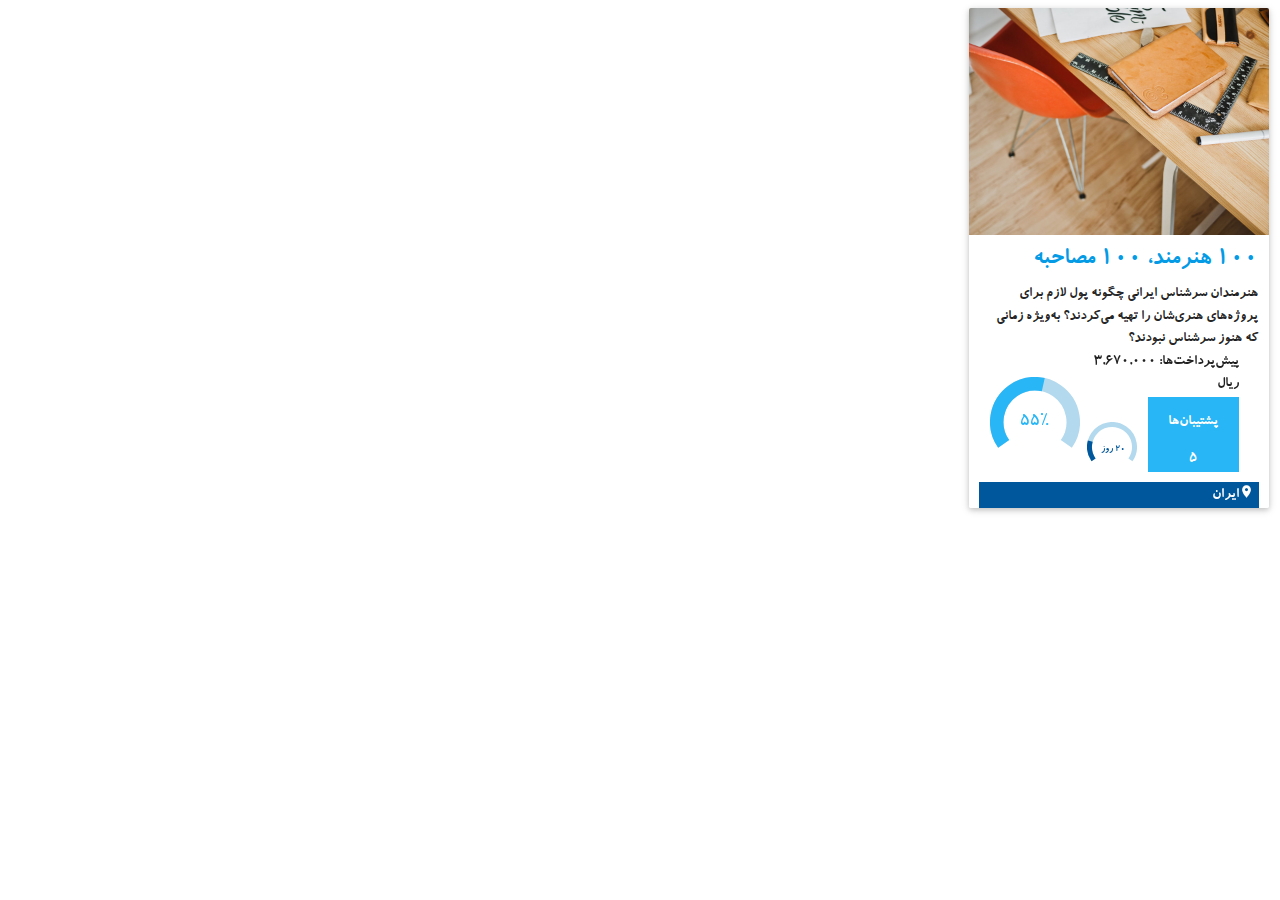
<file: items.html>
﻿<!DOCTYPE html>
<html>

<head>
  <meta charset="utf-8">
  <meta http-equiv="content-type" content="text/html; charset=utf-8">
  <meta http-equiv="X-UA-Compatible" content="IE=edge">
  <title></title>
  <meta http-equiv="content-type" content="text/html; charset=utf-8">
  <!--CSS Import-->
  <link rel="stylesheet" href="css/materialize.min.css">
  <link href="https://fonts.googleapis.com/icon?family=Material+Icons" rel="stylesheet">
  <link rel="stylesheet" href="css/qolak.header.css">
  <link rel="stylesheet" href="css/qolak.body.css">
  <link rel="stylesheet" href="css/qolak.footer.css">

  <!--JavaScript Import-->
  <script src="js/jquery.min.js"></script>
  <script src="js/materialize.min.js"></script>
  <!--Scripts for initializing some objects for materializecss-->
  <script src="js/qolak.js"></script>
  <!--Card-item CSS Import-->
  <link rel="stylesheet" href="css/card-item.css">
  <!--Card-item JavaScript Import-->
  <script src="js/jquery.knob.js"></script>
  <script src="js/card-item.js"></script>
</head>

<body>
	<div class="row items-row">

    <!--Card Item-->
    <div class="card-obj col l4 m6 s12 right">
    	<div class="card hoverable card-item">
	        <!--Item Image Container-->
	        <div class="row item-img large card-image waves-effect waves-block waves-light" style="background-image: url('img/office.jpg');"></div>
	        <!--Card Title-->
	        <div class="row item-detail white">  
	          <div class="col s12">
	            <h5>
	              <a href="http://poolpol.com/campaigns/100-artists-100-interviews/">۱۰۰ هنرمند، ۱۰۰ مصاحبه</a>
	            </h5>
	          </div>
	          <!--Card Description-->
	          <div class="col s12 desc">
	            هنرمندان سرشناس ایرانی چگونه پول لازم برای پروژه‌های هنری‌شان را تهیه می‌کردند؟ به‌ویژه زمانی که هنوز سرشناس نبودند؟
	          </div>
	          <div class="row divider"></div>
	          <!--Card Item Details-->
	          <div class="item-row">
	            <div class="row ">
	              <!--Card Item Progress Pie-->
	              <div class="col s4">
	                <div class="left pie">
	                	<input class="progKnob pie" value="55" data-label="55%" data-angleOffset='-125' data-angleArc='250'>
	                </div>
	              </div>
	              <!--Card Item Pledge Amount-->
	              <div class="col s8">
	                <div class="row">
	                	پیش‌پرداخت‌ها:<span> 3,670,000 ریال </span>
	                </div>
	                <div class="row">
	                  <!--Card Item Bakers-->
	                  <div class="col s7 right center-align white-text light-blue lighten-1">
	                    <p>پشتیبان‌ها</p><span> 5 </span>
	                  </div>
	                  <!--Card Item Days Pie-->
	                  <div class="col s4 right pie">
	                    <input class="dayKnob pie" value="20" data-label="20 روز" data-angleOffset='-125' data-angleArc='250'>
	                  </div>
	                </div>
	              </div>             
	            </div>
	            <!--Card Item Location-->
	            <div class="row light-blue darken-4 card-location white-text">
	              <i class="material-icons tiny">room</i>ایران
	            </div>
	          </div> 
	        </div>
  		</div>
	</div>
</div>
</body>
</html>
</file>
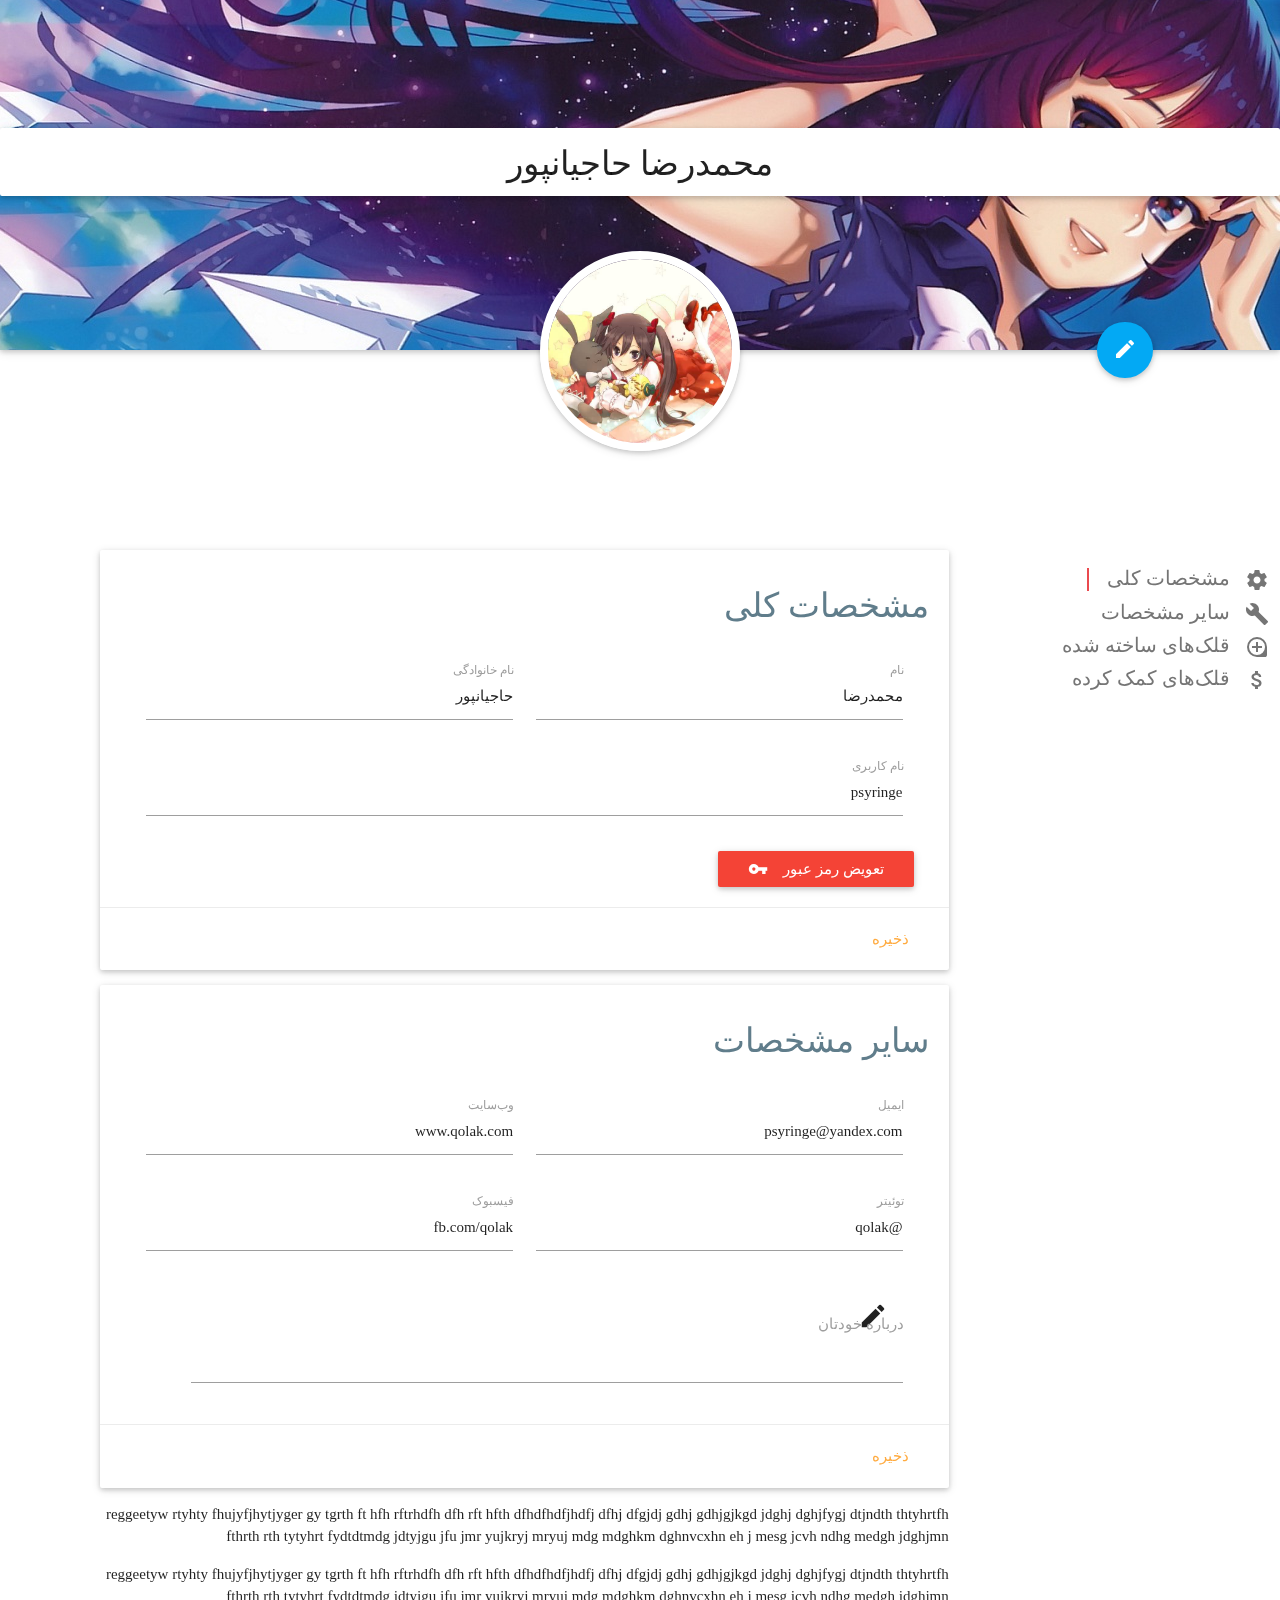
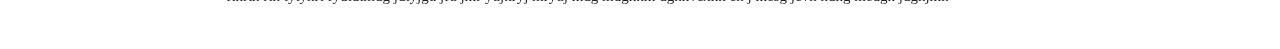
<file: profile.html>
<!DOCTYPE html>
<html>

<head>
  <meta charset="utf-8">
  <meta http-equiv="content-type" content="text/html; charset=utf-8">
  <meta http-equiv="X-UA-Compatible" content="IE=edge">
  <title></title>
  <meta http-equiv="content-type" content="text/html; charset=utf-8">
  <!--CSS Import-->
  <link rel="stylesheet" href="css/materialize.min.css">
  <link href="https://fonts.googleapis.com/icon?family=Material+Icons" rel="stylesheet">
  <link rel="stylesheet" href="css/profile.css">
  <!--JavaScript Import-->
  <script src="js/jquery.min.js"></script>
  <script src="js/materialize.min.js"></script>
  <script src="js/profile.js"></script>
</head>

<body>

<!--Profile Info-->
<div class="header-container">

    <div class="parallax-container z-depth-1">
      <div class="parallax"><img src="img/cover1.jpg"></div>
    </div>
    <div class="card account-name center-align">
        <h4 class="header">محمدرضا حاجیانپور</h4>
    </div>
    <div class="avatar-container center">
        <img src="img/profile.jpg" class="materialboxed circle responsive-image z-depth-1">
    </div>

    <div class="edit-button right">
        <a class="btn-floating btn-large waves-effect waves-light light-blue"><i class="material-icons">create</i></a>
    </div>
</div>

<!--Page Content-->

<div class="row content-row">
    <div class="col m4 l3 sidepanel right hide-on-small-only">
      <ul class="table-of-contents">
          <li><a href="#general">مشخصات کلی <i class="material-icons right">settings</i></a></li>
          <li><a href="#specific">سایر مشخصات <i class="material-icons right">build</i></a></li>
          <li><a href="#created">قلک‌های ساخته شده <i class="material-icons right">loupe</i></a></li>
          <li><a href="#helped">قلک‌های کمک کرده <i class="material-icons right">attach_money</i></a></li>
      </ul>

    </div>

    <div class="col s12 m8 l9 page-content left">
        <form id="general" class="scrollspy">

            <div class="card white darken-1 hoverable">
                <div class="card-content blue-grey-text">
                    <h4>مشخصات کلی</h4>
                </div>

                <!--Name-->
                <div class="row">
                    <div class="input-field col s12 m6 l6 right">
                        <input value="محمدرضا" id="first_name" type="text" class="validate">
                        <label class="active" for="first_name">نام</label>
                    </div>

                    <div class="input-field col s12 m6 l6">
                        <input value="حاجیانپور" id="last_name" type="text" class="validate">
                        <label class="active" for="last_name">نام خانوادگی</label>
                    </div>
                </div>
                <!--Username-->
                <div class="row">
                    <div class="input-field col s12">
                        <input value="psyringe" id="user_name" type="text" class="validate">
                        <label class="active" for="user_name">نام کاربری</label>
                    </div>
                </div>

                <!--Change Password-->
                <div class="row">
                    <a class="waves-effect btn-medium waves-light btn red"><i class="material-icons left">vpn_key</i>تعویض رمز عبور</a>
                </div>

                <div class="card-action">
                    <a href="#">ذخیره</a>
                </div>
            </div>

        </form>

        <form id="specific" class="scrollspy">
            <div class="card white darken-1 hoverable">
                <div class="card-content blue-grey-text">
                    <h4>سایر مشخصات</h4>
                </div>

                <!--Email-->
                <div class="row">
                    <div class="input-field col s12 m6 l6 right">
                        <input value="psyringe@yandex.com" id="email" type="email" class="validate">
                        <label class="active" for="email" data-wrong="ایمیل اشتباه است." data-success="ایمیل صحیح است.">ایمیل</label>
                    </div>

                    <!--Website-->
                    <div class="input-field col s12 m6 l6">
                        <input value="www.qolak.com" id="website" type="text" class="validate">
                        <label class="active" for="website">وب‌سایت</label>
                    </div>
                </div>

                <!--Twitter-->
                <div class="row">
                    <div class="input-field col s12 m6 l6 right">
                        <input value="@qolak" id="twitter" type="text" class="validate">
                        <label class="active" for="twitter">توئیتر</label>
                    </div>

                    <!--Facebook-->
                    <div class="input-field col s12 m6 l6 right">
                        <input value="fb.com/qolak" id="qolak" type="text" class="validate">
                        <label class="active" for="qolak">فیسبوک</label>
                    </div>
                </div>

                <!--Biography-->
                <div class="row">
                    <div class="input-field col s12">
                        <i class="material-icons prefix bio">mode_edit</i>
                        <textarea id="bio" class="materialize-textarea"></textarea>
                        <label class="active" for="bio">درباره خودتان</label>
                    </div>
                </div>

                <div class="card-action">
                    <a href="#">ذخیره</a>
                </div>
            </div>
        </form>

        <div id="created" class="scrollspy">
            <p>
                reggeetyw rtyhty fhujyfjhytjyger gy tgrth ft hfh rftrhdfh dfh rft hfth dfhdfhdfjhdfj dfhj dfgjdj gdhj gdhjgjkgd jdghj dghjfygj dtjndth thtyhrtfh fthrth rth tytyhrt fydtdtmdg jdtyjgu jfu jmr yujkryj mryuj mdg mdghkm dghnvcxhn eh j mesg jcvh ndhg medgh jdghjmn
            </p>
        </div>

        <div id="helped" class="scrollspy">
            <p>
                reggeetyw rtyhty fhujyfjhytjyger gy tgrth ft hfh rftrhdfh dfh rft hfth dfhdfhdfjhdfj dfhj dfgjdj gdhj gdhjgjkgd jdghj dghjfygj dtjndth thtyhrtfh fthrth rth tytyhrt fydtdtmdg jdtyjgu jfu jmr yujkryj mryuj mdg mdghkm dghnvcxhn eh j mesg jcvh ndhg medgh jdghjmn
            </p>
        </div>
    </div>

</div>


</body>
</html>
</file>
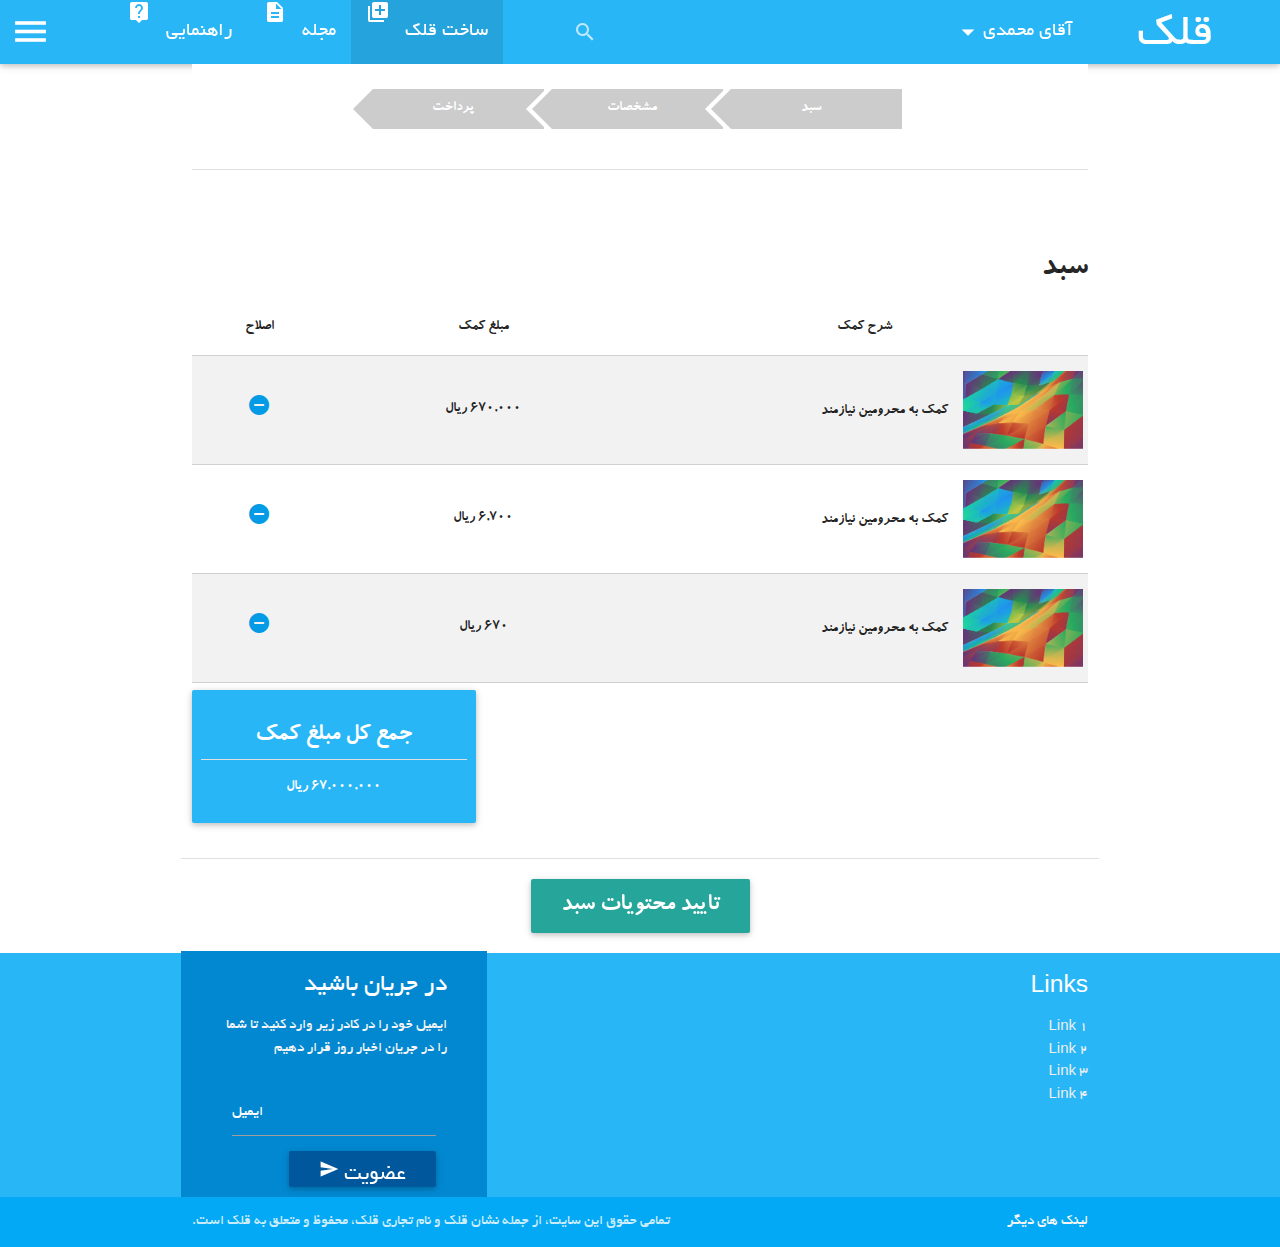
<file: purchase.html>
<!DOCTYPE html>
<html>

<head>
  <meta charset="utf-8">
  <meta http-equiv="content-type" content="text/html; charset=utf-8">
  <meta http-equiv="X-UA-Compatible" content="IE=edge">
  <title></title>
  <meta http-equiv="content-type" content="text/html; charset=utf-8">
  <!--CSS Import-->
  <link rel="stylesheet" href="css/materialize.min.css">
  <link href="https://fonts.googleapis.com/icon?family=Material+Icons" rel="stylesheet">
  <link rel="stylesheet" href="css/qolak.header.css">
  <link rel="stylesheet" href="css/qolak.body.css">
  <link rel="stylesheet" href="css/qolak.footer.css">
  <!--IntroJS CSS Import-->
  <link rel="stylesheet" href="css/introjs.min.css">
  <link rel="stylesheet" href="css/introjs-rtl.min.css">
  <link rel="stylesheet" href="img/intro-themes/introjs-nassim.css">

  <!--JavaScript Import-->
  <script src="js/jquery.min.js"></script>
  <script src="js/materialize.min.js"></script>

  <script src="js/jquery.scrollTo.min.js"></script>

  <!--IntroJS JavaScript Import-->
  <script src="js/intro.min.js"></script>
  <!--Scripts for initializing some objects for materializecss-->
  <script src="js/qolak.js"></script>
  <script type="text/javascript" src="js/jquery-asPieProgress.js"></script>
  <!--Purchase CSS Import-->
  <link rel="stylesheet" href="css/purchase.css">
  <!--Purchase JavaScript Import-->
  <script src="js/purchase.js"></script>
  <script src="js/jquery.easing.min.js"></script>
</head>

<body>
  <div id="introDiv" data-intro="به قلک خوش آمدید!" data-step="1" data-position="bottom"></div>
  <div class="followMeBar" data-intro="برای شروع، میتوانید یک قلک بسازید تا مردم از شما حمایت مالی کنند! همچنین میتوانید در سایت جستجو کنید یا به مجله های ما که حاوی آخرین اخبار مربوط به قلک است، سری بزنید!" data-step="2" data-position="bottom">

  <!--User Dropdown Initialization-->

    <ul id="user-dropdown" class="dropdown-content">
      <li><a href="http://qolak.com/user/profile">حساب کاربری</a></li>
      <li><a href="http://qolak.com/user/settings">تنظیمات</a></li>
      <li><a href="http://qolak.com/user/qolak">قلک من</a></li>
      <li class="divider"></li>
      <li><a href="http://qolak.com/logout">خروج</a></li>
    </ul>

    <!--Top Navigation Bar-->
    <nav class="light-blue lighten-1" role="navigation">
      <div class="container">

        <!--Logo Container-->
        <ul id="logo-container" class="right">
          <li>
            <a href="http://qolak.com" class="brand-logo right">قلک</a>
          </li>
        </ul>

        <!--User Dropdown Container-->
        <ul id="dropdown-container" class="right">
          <li>
            <a href="" class="dropdown-button" data-activates="user-dropdown" data-beloworigin="true"><i id="arrow" class="material-icons small">arrow_drop_down</i>آقای محمدی</a>
          </li>
        </ul>

        <!--Search-Field for Large Screen-->
        <input id="search-field" type="hidden" value="mehrdad">
        <ul id="searchbar" class="right hide-on-med-and-down">
          <li>
            <form>
              <div class="input-field">
                <input id="search" type="search" required class="search-field">
                <label for="search"><i class="material-icons">search</i></label>
              </div>
            </form>
          </li>
        </ul>

        <!--Sidebar Menu Button-->
        <a id="menu-button" href="" data-activates="nav-mobile" class="button-collapse show-on-large"><i class="material-icons">menu</i></a>

        <!--Top Links Container-->
        <ul id="top-button-container" class="hide-on-med-and-down left">
          <li>
            <a id="introButton" href="#" onclick="startIntro();"><i class="material-icons left">live_help</i>راهنمایی</a>
          </li>
          <li>
            <a href="http://qolak.com/blog"><i class="material-icons left">description</i>مجله</a>
          </li>
          <li class="active">
            <a href="http://qolak.com/create"><i class="material-icons left">queue</i>ساخت قلک</a>
          </li>
        </ul>

        <!--Sidebar Items-->
        <ul id="nav-mobile" class="side-nav">
          <li id="sidebar-title" class="light-blue darken-1">
            <h4 style="border-bottom: 2px; padding-bottom:5px;">منو</h4>
          </li>

          <li id="search-li" class="center hide-on-large-only">
            <form id="search">
              <div class="input-field">
                <input placeholder="جستجو" id="sidebar-search" type="text" class="search-field">
                <label for="sidebar-search"><i class="material-icons">search</i></label>
              </div>
            </form>
          </li>
          <li class="center hide-on-large-only">
            <a href="#" onclick="startIntro();">راهنمایی</a>
          </li>
          <li class="center hide-on-large-only">
            <a href="#">ساخت قلک</a>
          </li>
          <li class="center hide-on-large-only">
            <a href="#">مجله</a>
          </li>
        </ul>
        
      </div>
    </nav>
  </div>
<!-- ******************************************************************** -->
<div class="container followMeBar white">
	<div class="row white-text">
		<ul class="progress-nav col s12 m8 offset-m2 center">
		    <li id="cart-li" class="">سبد</li>
		    <li id="baker-li" class="">مشخصات</li>
		    <li id="checkout-li" class="">پرداخت</li>
		</ul>
	</div>
	<div class="divider"></div>
</div>
<div class="steps">
	<div id="cart" class="container cart-section tab active">
		<h4>سبد</h4>
		<table class="cart-obj bordered striped centered" >
			<thead>
			  <tr>
			      <th data-field="id">شرح کمک</th>
			      <th data-field="name">مبلغ کمک</th>
			      <th data-field="price">اصلاح</th>
			  </tr>
			</thead>
			<tbody>
			  <tr>
			    <td>
			   		<img class="responsive-img right" src="img/camp.png"/>
			   		<span>کمک به محرومین نیازمند</span>
			    </td>
			    <td>670,000 ریال</td>
			    <td><a href="#"><i class="material-icons">remove_circle</i></a></td>
			  </tr>
			  <tr>
			    <td>
			    	<img class="responsive-img right" src="img/camp.png"/>
			   		<span>کمک به محرومین نیازمند</span>
			   	</td>
			    <td>6,700 ریال</td>
			    <td><a href="#"><i class="material-icons">remove_circle</i></a></td>
			  </tr>
			  <tr>
			    <td>
					<img class="responsive-img right" src="img/camp.png"/>
			   		<span>کمک به محرومین نیازمند</span>
			    </td>
			    <td>670 ریال</td>
			    <td><a href="#"><i class="material-icons">remove_circle</i></a></td>
			  </tr>
			</tbody>
		</table>

	    <div class="row">
	      <div class="col s12 m5 l4">
	        <div class="card-panel light-blue lighten-1 center-align">
	        	<h5 class="white-text">جمع کل مبلغ کمک</h5>
	        	<div class="divider row"></div>
		        <h6 class="white-text">67,000,000 ریال</h6>
	        </div>
	      </div>
	    </div>

	    <div class="divider row"></div>
	    <div class="container center">
	    	<h5><a class="waves-effect waves-light btn-large move-step" href="#baker">تایید محتویات سبد</a></h5>
	    </div> 
	</div>
	<div id="baker" class="tab">
		<div class="container row">
			<h4>مشحصات شما</h4>
				  <div class="col s12 m8 offset-m2 left">
					  <div class="input-field col s12">
              <input value="مهرداد" id="first_name" type="text" class="validate">
              <label class="active" for="first_name">نام</label>
            </div>
            <div class="input-field col s12">
              <input value="محمدی" id="first_name" type="text" class="validate">
              <label class="active" for="first_name">نام خانوادگی</label>
            </div>
            <div class="input-field col s12">
            <i class="material-icons prefix">mail</i>
              <input value="mehdad@qolak.com" id="email" type="text" class="validate">
              <label class="active" for="email">ایمیل</label>
            </div>
          </div>
				  <img class="responsive-img col s6 offset-s3 m2 circle" src="img/profile.jpg">
          <div class="input-field col s12">
            <i class="material-icons prefix">directions</i>
            <textarea id="textarea1" class="materialize-textarea"></textarea>
            <label for="textarea1">آدرس(اختیاری)</label>
          </div>
		  </div>
	    <div class="divider row"></div>
	    <div class="container row">
		    <a class="waves-effect waves-light btn-large move-step row col s12 m5 offset-m2" href="#checkout">
		    	<h4 class="">
		    		تایید مشخصات و تکمیل خرید
		    	</h4>
		    </a>
    		<a class="waves-effect waves-light btn-large move-step col s12 m2 offset-m1 grey" href="#cart"><i class="material-icons center">forward</i></a>
	    </div> 	
	</div>
	<div id="checkout" class="tab">
	    <div class="container row">
    	  <div class="col m4 hide-on-small-only row">
          <img class="responsive-img right" src="img/heart.png"/>  
        </div>
        <div class="col s12 m8"> 
          <h5 class="blue-text">از کمک شما متشکریم</h5>
          <h5>مهرداد محمدی عزیز</h5>
          <h6>
            ما در گروه قلک کمال تشکر را به خاطر انتخاب این سایت از شما داریم. ما تمام تلاش خود را می کنیم تا کمک ها شما در کمترین زمان و به نحو احسن به ثمر بنشیند. 
          </h6>
          <h6>به محض تکمیل این قلک و انجام شدن آن شما را از طریق ایمیل در جریان کارها قرار می دهیم</h6>
          <h6>با تشکر</h6>
        </div>
        <div class="col s12 center">
  	    	<a class="light-blue lighten-1 waves-effect waves-light btn-large checkout-btn" href="index.html">
  	    		<h4>
  	    			بازگشت به صفحه اصلی قلک
  	    		</h4>
  	    	</a>
        </div>
	    </div>
	</div>
</div>

<!-- ******************************************************************** -->
  <footer class="page-footer light-blue lighten-1">
    <div class="container">
      <div class="row">
        <div class="col l8 s12 right">
          <h5 class="white-text">Links</h5>
          <ul>
            <li><a class="grey-text text-lighten-3" href="#!">Link 1</a></li>
            <li><a class="grey-text text-lighten-3" href="#!">Link 2</a></li>
            <li><a class="grey-text text-lighten-3" href="#!">Link 3</a></li>
            <li><a class="grey-text text-lighten-3" href="#!">Link 4</a></li>
          </ul>
        </div>
        <div id="newsletter-pane" class="col l4 s12 news-latter light-blue darken-2 hoverable" data-intro="در خبرنامه ما عضو شوید تا آخرین اخبار راجع به قلک را برای شما ایمیل کنیم!" data-step="5" data-position="top">
          <h5 class="white-text">در جریان باشید</h5>
          <p class="grey-text text-lighten-4">ایمیل خود را در کادر زیر وارد کنید تا شما را در جریان اخبار روز قرار دهیم</p>
          <div class="input-field col s12 white-text">
            <input id="email" type="email" class="validate">
            <label class="white-text" for="email">ایمیل</label>
            <button class="btn btn-medium waves-effect waves-light light-blue darken-4 text-right" type="submit" name="action">عضویت
              <i class="Large material-icons">send</i>
            </button>
          </div>
        </div>
      </div>
    </div>
    <div class="footer-copyright light-blue">
      <div class="container">
        <a class="grey-text text-lighten-4 right" href="#!">لینک های دیگر</a>
        <div class="cp left">تمامی حقوق این سایت، از جمله نشان قلک و نام تجاری قلک، محفوظ و متعلق به قلک است.
        </div>
      </div>
    </div>
  </footer>  

</body>

</html>
</file>
<file: css/qolak.header.css>
@font-face {
    font-family: 'Koodak';
    src:  url('../font/koodak/koodak.eot');
    src:  url('../font/koodak/koodak.eot?#iefix') format('embedded-opentype'),    
          url('../font/koodak/koodak.woff') format('woff'),
          url('../font/koodak/koodak.ttf') format('truetype');

    font-weight: normal;
	font-style: normal;
}

@font-face {
    font-family: 'Yekan';
    src:  url('../font/yekan/yekan.eot');
    src:  url('../font/yekan/yekan.eot?#iefix') format('embedded-opentype'),    
          url('../font/yekan/yekan.woff') format('woff'),
          url('../font/yekan/yekan.ttf') format('truetype');

    font-weight: normal;
	font-style: normal;
}

nav .brand-logo {
	margin-right: 4rem !important;
}

nav ul a.brand-logo {
	font-size: 3.2rem !important;
	padding-top: 4px !important;
}

nav .brand-logo.center {
    left: 25% !important;
}
@media only screen and (max-width : 992px) {
    nav .brand-logo {
    	left: 25% !important;
    } 
}

nav ul a {
	font-size: 1.3rem !important;
}
.icon-block {
	padding: 0 15px;
}
.icon-block .material-icons {
	font-size: inherit;
}

nav {
	font-family: 'Yekan' !important;
	letter-spacing: -0.5px !important;
}

nav ul.side-nav li#sidebar-title{
	padding-top: 1.05rem !important;
	padding-bottom: 1.2rem !important;
}
nav ul.side-nav li#sidebar-title h4 {
	color: white !important;
	text-align:center !important;
	margin: 0px !important;
}

nav ul.side-nav li#sidebar-title:hover {
	background-color: #039be5 !important; /*Light-Blue Darken-1*/
}

nav a#menu-button {
	position: absolute;
	left: 10px;
	font-size: 1px !important;
	direction: ltr !important;
}

nav ul#dropdown-container {
	direction: ltr !important;
	text-align: right !important;
}

div.navbar-fixed ul#user-dropdown li a{
	font-size: 18px !important;
}

nav ul a i#arrow {
	position: relative !important;
	top: 12px !important;
}

nav ul#searchbar li{
	height: 40px !important;
	position: relative !important;
	top: 10px !important;
  right: 120px !important;
	line-height: 0px !important;
  width: 145% !important;
}

nav ul#searchbar i{
	position: relative;
	top: 10px !important;
}

nav ul#searchbar form div{
	height: 40px !important;
  	width: inherit;
}

.side-nav {
	background-color: #DADADA !important; /*Gray*/
}

.side-nav li:hover, .side-nav li.active {
    background-color: #81d4fa !important; /*Light-Blue*/
}

.side-nav li#sidebar-title:hover, .side-nav li#sidebar-title.active {
    background-color: #81d4fa !important; /*Light-Blue*/
}

nav ul#top-button-container {
	position: relative;
	right: 80px;
}

nav ul li form#search {
  background-color: #747474;
  width: inherit !important;
}

nav ul li#search-li {
  padding: 0px !important;
}

nav ul li form#search input {
  width: 75% !important;
}

nav ul li form#search i {
  position: relative;
  top: 10px !important;
  left: 20px !important;
}

.input-field input[type=search]:focus {
  background-color: #747474 !important;
  color: #fff !important; 
}

.input-field input[type=search]:focus + label i {
  color: #fff !important; 
}
</file>
<file: css/qolak.body.css>
html {
	font-family: 'Koodak', sans-serif !important;
}

a, a:active, a:focus {
outline: none;
}

body {
	direction: rtl !important;
}

body div ul#user-dropdown li {
	text-align: right !important;
}

.tabs .tab a {
	color: #03a9f4 !important; /*Light-Blue*/
	font-family: 'Yekan', sans-serif;
	font-size: 1.2rem;
	letter-spacing: -0.3px;
}

.tabs .tab a:hover {
	color: #4fc3f7 !important; /*Light-Blue Lighten-2*/
}

.tabs .tab a.active {
	border-color: #4fc3f7;
}

.tabs .indicator {
    background-color: #4fc3f7 !important;
}

/* IntroJS Override */
.introjs-button, .introjs-nextbutton, .introjs-prevbutton {
	letter-spacing: 0px !important;
}

.introjs-skipbutton {
	color: #000 !important;
	letter-spacing: 0px !important;
}

.input-field input[type=search]:focus {
    background-color: #F1F1F1 !important;
    color: #808080 !important;
}

.input-field input[type=search] {
    color: #FFFFFF !important;
}

.followMeBar {
  position: relative;
  z-index: 1003;
}
.followMeBar.fixed {
  position: fixed;
  top: 0;
  width: 100%;
  box-sizing: border-box;
  z-index: 1004;
  margin-top:0px;
}
.followMeBar.fixed.absolute {
  position: absolute;
}

.v-divider {
    width: 3px;
    height: 80%;
    margin-top: 10%;
    overflow: hidden;
    background-color: #e0e0e0;
}
</file>
<file: css/qolak.footer.css>
footer {
	font-family: 'Yekan', sans-serif;
}

footer.page-footer {
   padding-top: 10px;
}

footer .news-latter {
 padding: 10px 40px !important;	
 margin-top: -12px;
}

footer .row {
	margin-bottom: 0px;
}

footer #email {
	text-align: left;
}

footer button {
	padding-bottom: 5px;
	line-height: 0px;
}

.news-latter button {
	font-size: 22px;
}

.footer-copyright .cp {
	/*margin-left: -70px;	*/
}

.input-field .prefix {
    left: -15px;
    top:8px;
}
</file>
<file: img/intro-themes/introjs-nassim.css>
.introjs-overlay {
  position: absolute;
  z-index: 999999;
  background: #181818;
  opacity: 0;

  -webkit-transition: all 0.3s ease-out;
     -moz-transition: all 0.3s ease-out;
      -ms-transition: all 0.3s ease-out;
       -o-transition: all 0.3s ease-out;
          transition: all 0.3s ease-out;
}

.introjs-fixParent {
  z-index: auto !important;
  opacity: 1.0 !important;
}

.introjs-showElement {
  z-index: 9999999 !important;
}

.introjs-relativePosition {
  position: relative;
}

.introjs-helperLayer {
  position: absolute;
  z-index: 9999998;
  background-color: #FFF;
  background-color: rgba(255,255,255,.9);
  border: 1px solid #777;
  border: 2px solid rgba(117, 117, 117, 1);
  border-radius: 4px;
  box-shadow: 0 5px 8px -3px rgba(0,0,0,.6);
  -webkit-transition: all 0.3s ease-out;
     -moz-transition: all 0.3s ease-out;
      -ms-transition: all 0.3s ease-out;
       -o-transition: all 0.3s ease-out;
          transition: all 0.3s ease-out;
}

.introjs-helperNumberLayer {
  position: absolute;
  top: -16px;
  left: -9px;
  z-index: 9999999999 !important;
  padding: 2px;
  font-family: Arial, verdana, tahoma;
  font-size: 13px;
  font-weight: bold;
  color: #fff; /* Old browsers */ /* Chrome10+,Safari5.1+ */
  background: #DA4433;
  width: 20px;
  box-shadow: 0 1px 1px rgba(0,0,0,.35);
  height:20px;
  text-align: center;
  line-height: 20px;
  border: 2px solid #DA4433;
  border-radius: 0; /* IE6-9 */  /* IE10 text shadows */
}

.introjs-helperNumberLayer:after {
  content:"";
  width:0;
  height:0;
  position:absolute;
  content:0;
  left:-3px;
  bottom:-10px;
  border:4px solid transparent;
  border-right-color:#900;
  border-top-color:#900;
}

.introjs-arrow {
  border: 5px solid white;
  content:'';
  position: absolute;
}
.introjs-arrow.top {
  top: -10px;
  border-top-color:transparent;
  border-right-color:transparent;
  border-bottom-color: #ecf0f1;
  border-left-color:transparent;
}
.introjs-arrow.right {
  right: -10px;
  top: 10px;
  border-top-color:transparent;
  border-right-color:transparent;
  border-bottom-color:transparent;
  border-left-color:#ecf0f1;
}
.introjs-arrow.bottom {
  bottom: -10px;
  border-top-color:#ecf0f1;
  border-right-color:transparent;
  border-bottom-color:transparent;
  border-left-color:transparent;
}
.introjs-arrow.left {
  left: -10px;
  top: 10px;
  border-top-color:transparent;
  border-right-color: #ecf0f1;
  border-bottom-color:transparent;
  border-left-color:transparent;
}

.introjs-tooltip {
  position: absolute;
  padding: 10px 10px;
  background-color: #ecf0f1;
  min-width: 200px;
  max-width: 300px;
  border-radius: 3px;
  /* border-radius: 3px; */
  /* box-shadow: 0 6px 7px -4px rgba(0,0,0,.4); */
  -webkit-transition: opacity 0.1s ease-out;
     -moz-transition: opacity 0.1s ease-out;
      -ms-transition: opacity 0.1s ease-out;
       -o-transition: opacity 0.1s ease-out;
          transition: opacity 0.1s ease-out;
  /* border: 5px double #0787AF; */
}

.introjs-tooltiptext {
    margin-left: -10px;

    margin-right: -10px;
    /* border-top: 1px solid #FFFFFF; */
    /* background: #FAFAFA; */
    color: #2c3e50;
    padding: 25px 30px 15px;
    /* border-bottom: 1px solid #FFFFFF; */
}

.introjs-tooltipbuttons {
  text-align: center;
  /* background: rgba(0, 0, 0, 0.06); */
  border-radius: 0 0 8px 8px;
  padding-bottom: 10px;
}

/*
 Buttons style by http://nicolasgallagher.com/lab/css3-github-buttons/
 Changed by Afshin Mehrabani
*/
.introjs-button {
  position: relative;
  overflow: visible;
  display: inline-block;
  padding: 0.5em 0.8em;
  /* box-shadow: 0 2px 0px -0px #306588; */
  margin: 0;
  outline: none;
  border: 2px solid;
  background: transparent;
  text-decoration: none;
  font: 11px/normal sans-serif;
  color: #2980b9 !important;
  white-space: nowrap;
  cursor: pointer;
  outline: none !important;
  -webkit-background-clip: padding;
  -moz-background-clip: padding;
  -o-background-clip: padding-box;
  /*background-clip: padding-box;*/ /* commented out due to Opera 11.10 bug */
  -webkit-border-radius: 0.2em;
  -moz-border-radius: 0.2em;
  border-radius: 0.2em;
  /* IE hacks */
  zoom: 1;
  *display: inline;
  margin-top: 10px;
  transition:all 0.25s ease;
  -webkit-transition:all 0.25s ease;
  -moz-transition:all 0.25s ease;
  -ms-transition:all 0.25s ease;
  -o-transition:all 0.25s ease;
}

.introjs-button:hover {
  color: #fff;
  background: #2671A2;
  text-decoration: none;
  border-color: #235677;
}

.introjs-button:focus,
.introjs-button:active {
    background: #23587A;  text-decoration: none;
    color: #fff;
    /* bottom: -1px; */
    box-shadow: none;
    border-color: #173B53;
}

/* overrides extra padding on button elements in Firefox */
.introjs-button::-moz-focus-inner {
  padding: 0;
  border: 0;
}

.introjs-skipbutton {
  margin-right: 5px;
  color: #c00;
  background: transparent;
}

.introjs-skipbutton:hover {
    background: #EB1540;
    border-color: #B91D0D;

}

.introjs-skipbutton:active, .introjs-skipbutton:focus {
    background: #C02312;
    /* box-shadow: 0 1px 0px -0px #6F1309; */

}

.introjs-prevbutton {
  -webkit-border-radius: 0.2em 0 0 0.2em;
  -moz-border-radius: 0.2em 0 0 0.2em;
  border-radius: 0.2em 0 0 0.2em;
  border-right: none;
}

.introjs-nextbutton {
  -webkit-border-radius: 0 0.2em 0.2em 0;
  -moz-border-radius: 0 0.2em 0.2em 0;
  border-radius: 0 0.2em 0.2em 0;
}

.introjs-disabled, .introjs-disabled:hover, .introjs-disabled:focus {
  color: #C2C2C2 !important;
  border-color: #d4d4d4;
  cursor: default;
  /* box-shadow: 0 2px 0px -0px #CACED1; */
  background-color: #E6E6E6;
  background-image: none;
  text-decoration: none;
}

.introjs-bullets {
  text-align: center;
  position: absolute;
  left: 0;
  right: 0;
  top: -5px;
}
.introjs-bullets ul {
  clear: both;
  margin: 15px auto 0;
  padding: 0;
  display: inline-block;
}
.introjs-bullets ul li {
  list-style: none;
  float: left;
  margin: 0 2px;
}
.introjs-bullets ul li a {
  display: block;
  width: 6px;
  height: 6px;
  background: #ccc;
  border-radius: 10px;
  -moz-border-radius: 10px;
  -webkit-border-radius: 10px;
  text-decoration: none;
}
.introjs-bullets ul li a:hover {
  background: #999;
}
.introjs-bullets ul li a.active {
  background: #999;
}

.introjs-progress {
  background-color: #FAFAFA;
  margin: 5px 20px;
}
.introjs-progressbar {
  background-color: #2980b9;
}

.introjsFloatingElement {
  position: absolute;
  height: 0;
  width: 0;
  left: 50%;
  top: 50%;
}
</file>
<file: css/all-qolaks.css>
/* Sort By wrapper css*/
.sort-by span {
	left:0 !important;
	right: auto !important;
}

.sort-by ul.dropdown-content li {
	text-align: right !important;
}

.sort-by input.select-dropdown {
    font-size: 2rem;
    padding-right: 0.5rem;
}

.sort-by .select-wrapper {
	position: relative;
	top:0.5rem;
}
/* Search section  css*/
.camp-search i {
    position: relative;
    top: 10px;
}

.camp-search .input-field input[type=search]:focus + label i {
    color: #9E9E9E !important;
}
/* Featured wrapper css*/
.featured {
	padding-bottom: 20px;	
	margin-top: -55px;
}

.featured .card {
	top: 1rem ;
}
/* all-qolaks-wrapper wrapper css*/
.all-qolaks-wrapper {
	padding-top: 25px;
}

#Container .mix{
    display: none;
}
.indigo {
	margin-top: -5%;
	padding-top: 25px;
}

footer.page-footer {
	margin-top: -20px !important;
}
</file>
<file: css/card-item.css>
.card-item {
    max-width: 300px;
    min-width: 230px;
	height: 500px  !important;
}
	.card-item .item-detail {
	position: absolute;
	z-index: 2;
	bottom: 0;
	margin: 0px !important;
}

.card-item .item-row .row	{
	margin-bottom: 0 !important;
}

.card-item .card-location i {
	position: relative;
    direction: ltr;
    top: 2px;
    margin-right: 5px
}

.card-item .item-img {
  background-size: cover;
  background-position: top center;
  background-repeat: no-repeat;
  height: 250px;
  width: 100%;
  margin: 0;
}

.card-item .item-row {
    margin: 0 10px;
}

.card-item .item-row  .s8 {
	padding-right: 20px;
}
	/* Knob Override */
.card-item .progKnob {
    margin-right: -69px;
}
.card-item .dayKnob {
    margin-top: -40px !important;
    margin-right: 9px;
}

.card-item .pie {
    margin-top: 25px;
    font-family: 'Koodak' !important;
}
</file>
<file: css/blog.css>
/*********************** All Posts Css **************************************/
.short-post {
	padding: 15px 0 !important;
	
}

.short-post .divider {
	margin-bottom: 15px;
}

@media only screen and (min-width: 993px){
	.main-container {
	    width: 85% !important;
	}
}

.short-post .posts-detail a {
	color:black;
}

.short-post .posts-detail a:hover ,.posts-category .secondary-content:hover {
	color: #039be5 !important;
}

.blog-sticky-header.fixed{
	box-shadow: 0 8px 12px 0 rgba(0,0,0,0.2);
}

.indigo.lighten-5 {
	padding:15px 15px;
	/*margin-bottom: -20px;*/
}

.pagination li i {
	position: relative;
	top: 4px;
}

.pagination li.active {
    background-color: #29b6f6 !important;
}

.posts-category.pinned {
	top: 140px !important;
	width: 20% !important;
}

.posts-category .collection {
    border: none;
}

.posts-category .collection li i { 
    position: relative;
    top: -4px;
    margin-left: 5px !important;
}

/***************************** Single Blog Post******************************/
.share-btn {
	position: fixed;
	bottom: 45px; 
	right: 24px;
}

.share-btn li a{
	background-color: rgba(0,0,0,0);
}

.post-container .post-content {
	text-align: justify;
}
</file>
<file: css/campaign.css>
@media only screen and (min-width: 993px){
	.container {
    	width: 85% !important;
	}
}

.profile-img {
	border-radius: 50%;
}

i , .tabs {
	direction: ltr;
}

.camp-creator {
	margin: 20px 0;
}

.camp-creator-detail i {
 	top: 5px;
	right: 0px;
    position: relative;
}

.back-button {
	margin-top: 15px;
}

.award-item {
	border-radius: 5px;
	width: 95%;
	padding: 20px 10px;
	margin: 20px 10px !important;
	cursor:pointer;
	position: relative;
	overflow: hidden;
}

.award-item .row {
    margin:5px 10px;
}

.award-item .award-item-title {
	font-size: 1.4rem;
    line-height: 110%;
    letter-spacing: -0.5px;
}

.award-item .mask {
	background-color: #26a69a !important;
	position: absolute;
	margin-right: -10px;
	width: 100%;
	height: 100%;
	top:0px;
	left: -110%;
	webkit-transition: left 0.2s ease-in-out;
    -moz-transition: left 0.2s ease-in-out;
    -o-transition: left 0.2s ease-in-out;
    transition: left 0.2s ease-in-out;
}

.award-item .content {
    float:none!important;
    display: inline-block;
	webkit-transition: margin 0.2s ease-in-out;
    -moz-transition: margin 0.2s ease-in-out;
    -o-transition: margin 0.2s ease-in-out;
    transition: margin 0.2s ease-in-out;
}

.award-item .mask h4 {
	width: 100%;
}

.award-item:hover .mask{
	left:0px;
}

.award-item:hover .content{
	margin-right:-100%; 
}

.pledge-modal {
    max-height: 70% !important;
}

#pledge-modal-nl .modal-content {
    margin-bottom: 0px !important;
    padding-bottom: 0px !important;
}

.pledge-modal .award-item-title {
	position: relative;
	margin-top: 18px;
}

.pledge-modal .bakers {
    font-size: 1.4rem;
    float: right;  
    color:#C7EDF9 !important;
}

@media only screen and (min-width: 993px){
	.pledge-modal .bakers {
		position: relative;
 	   top: 30px;
	}
}

.pledge-modal h6 {
	font-size: 1.4rem !important;
}

.pledge-modal .login {
	overflow: hidden;
}

.pledge-modal .login .input-field .prefix {
    left: 15px;
    top: 8px;
}

.pledge-modal .login .input-field label{
	right: 0.75rem !important;
}

.pledge-modal .login .remember-me {
	margin-top: -5px;
	margin-bottom: 15px;
}

.pledge-modal .login .forgot-pass {
	padding-right: 22px;
}

.modal.bottom-sheet {
    will-change: initial !important
}

.pledge-modal input#pledge_amount {
	font-size: 3rem;
} 

.pledge-modal .pledge_amount_wrapper h6 {
	margin-top: 25px;
	display: inline-block;
}

.pledge-modal .pledge_amount_wrapper h6.s4 {
	width:20% !important;
}

.pledge-modal .pledge_amount_wrapper div {
	display: inline-block;
}
</file>
<file: css/create_campaign.css>
ul.progress-nav li {
	width: 23% !important;
}
</file>
<file: css/purchase.css>
/* Progress nav */
ul.progress-nav {
    margin: 20px 60px;
}

ul.progress-nav li {
    display: inline-block;
    height: 40px;
    line-height: 40px;
    width: 29%;
    margin: 5px 5px 0 0;
    padding-right: 2%;
    position: relative;
    float:none;
    background: #ccc;
}

ul.progress-nav li:first-child:before {
    border-color: transparent;
}

ul.progress-nav li:before {
    content: " ";
    height: 0;
    width: 0;
    position: absolute;
    right: -2px;
    border-style: solid;
    border-width: 20px 20px 20px 0px;
    border-color: transparent #fff transparent transparent ;
    z-index: 0;
}

ul.progress-nav li:after {
    content: " ";
    height: 0;
    width: 0;
    position: absolute;
    top:0;
    left: -20px;
    border-style: solid;
    border-width: 20px 20px 20px 0px;
    border-color: transparent #ccc transparent transparent ;
    z-index: 10;
}

ul.progress-nav li.done:after {
	border-color: transparent #009688 transparent transparent ;
}

ul.progress-nav li.done {
	background: #009688;	
}

ul.progress-nav li.done:last-child:after {
	border-color: transparent #29b6f6 transparent transparent ;
}

ul.progress-nav li.done:last-child {
	background: #29b6f6;	
}
/******************************************/
.tab {
    display:none;
}
.tab.active {
    display:block;
}
/******************************************************************/
.cart-obj tr td:first-child {
	width: 50%;
	line-height: 100%;
}

.cart-obj tr td:first-child img{
	width: 120px;
}

.cart-obj tr td:first-child span{
	margin-top: 2.2rem;
    margin-right: 1rem;
    float: right;
}

.cart-obj tr td:nth-child(2) {
	width: 35%;
}

.cart-obj tr td:last-child {
	width: 15%;
}

@media only screen and (max-width: 992px){
	table.responsive-table img {
	    display: none;
	}
}

/************************baker Section   ********************/
#baker .input-field i.prefix {
    right: -15px;
}

#baker .input-field label ,#baker  .input-field input[type="text"]  {
    right: 1rem;
    left: auto;
}

#baker .input-field .prefix ~ label ,#baker  .input-field .prefix ~ textarea , #baker  .input-field .prefix ~ input[type="text"] {
    margin-right: 3rem;
    right: 0.75rem;
}
</file>
<file: css/faq.css>
.faq-cat.pinned {
	top: 50px !important;
}

.table-of-contents a.active {
   border-right: 5px solid #25A4DE !important;
   padding-right: 18px !important;
   border-left: none !important;
   padding-left: 0 !important;
}

.table-of-contents a {
	margin-top: 10px;
   padding-right: 18px !important;
   padding-left: 0 !important;
   font-size: 1.3rem;
}

.table-of-contents a:hover {
    padding-right: 19px;
    border-right: 3px solid #25A4DE;
    border-left:none !important;
}
</file>
<file: css/profile.css>
.cover-image {
    background-image: url("../img/cover1.jpg");
    background-size: cover;
    width: 100%;
    height: 500px;
}

.parallax-container {
    height: 350px;
}

.account-name {
    position: relative;
    top: -230px;
}

.avatar-container {
    position: relative;
    top: -190px;
}

.avatar-container img {
    width: 200px;
    height: 200px;
    border-color: white;
    border-width: 8px;
    border-style: solid;

    transition: 0.40s filter ease-out;
    -webkit-transition: 0.40s filter ease-out;
    -moz-transition: 0.40s filter ease-out;
    -ms-transition: 0.40s filter ease-out;
    -o-transition: 0.40s filter ease-out;
}

.avatar-container img:hover {
    filter: blur(0.5px) brightness(90%);
}

html {
    direction: rtl;
    font-family: serif;
}

i {
    direction: ltr !important;
}

.edit-button {
    position: relative;
    top: -325px;
    right: 10%;
}

.content-row {
    display: inline-block;
    margin-top: -160px;
}

.sidepanel {
    overflow: visible;
    height: inherit;
    font-size: 1.3rem;
}

.page-content {
    padding-left: 100px !important;
}

@media (max-width: 600px) {
.page-content {
    padding-left: 0.75rem !important;
}
}

@media (min-width: 600px) and (max-width: 992px){
.page-content {
    padding-left: 30px !important;
}
}

.table-of-contents a:hover {
    color:#a8a8a8;
    padding-left:19px;
    border-left:2px solid #4ab6eb
}

.card .row label {
    position: absolute;
    right: 10px;
}

.card .row {
    padding-left: 35px;
    padding-right: 35px;
}


.materialboxed {
  display: inline !important;
  cursor: zoom-in;
  position: relative;
  -webkit-transition: opacity .4s;
  -moz-transition: opacity .4s;
  -o-transition: opacity .4s;
  -ms-transition: opacity .4s;
  transition: opacity .4s; }
  .materialboxed:hover {
    will-change: left, top, width, height; }
    .materialboxed:hover:not(.active) {
      opacity: 1 !important; }

i.bio {
    
}
</file>
<file: css/introjs.min.css>
.introjs-overlay{position:absolute;z-index:999999;background-color:#000;opacity:0;background:-moz-radial-gradient(center,ellipse cover,rgba(0,0,0,0.4) 0,rgba(0,0,0,0.9) 100%);background:-webkit-gradient(radial,center center,0px,center center,100%,color-stop(0%,rgba(0,0,0,0.4)),color-stop(100%,rgba(0,0,0,0.9)));background:-webkit-radial-gradient(center,ellipse cover,rgba(0,0,0,0.4) 0,rgba(0,0,0,0.9) 100%);background:-o-radial-gradient(center,ellipse cover,rgba(0,0,0,0.4) 0,rgba(0,0,0,0.9) 100%);background:-ms-radial-gradient(center,ellipse cover,rgba(0,0,0,0.4) 0,rgba(0,0,0,0.9) 100%);background:radial-gradient(center,ellipse cover,rgba(0,0,0,0.4) 0,rgba(0,0,0,0.9) 100%);filter:progid:DXImageTransform.Microsoft.gradient(startColorstr='#66000000',endColorstr='#e6000000',GradientType=1);-ms-filter:"alpha(opacity=50)";filter:alpha(opacity=50);-webkit-transition:all .3s ease-out;-moz-transition:all .3s ease-out;-ms-transition:all .3s ease-out;-o-transition:all .3s ease-out;transition:all .3s ease-out}.introjs-fixParent{z-index:auto!important;opacity:1.0!important;position:absolute!important;-webkit-transform:none!important;-moz-transform:none!important;-ms-transform:none!important;-o-transform:none!important;transform:none!important}.introjs-showElement,tr.introjs-showElement>td,tr.introjs-showElement>th{z-index:9999999!important}.introjs-disableInteraction{z-index:99999999!important;position:absolute}.introjs-relativePosition,tr.introjs-showElement>td,tr.introjs-showElement>th{position:relative}.introjs-helperLayer{position:absolute;z-index:9999998;background-color:#FFF;background-color:rgba(255,255,255,.9);border:1px solid #777;border:1px solid rgba(0,0,0,.5);border-radius:4px;box-shadow:0 2px 15px rgba(0,0,0,.4);-webkit-transition:all .3s ease-out;-moz-transition:all .3s ease-out;-ms-transition:all .3s ease-out;-o-transition:all .3s ease-out;transition:all .3s ease-out}.introjs-tooltipReferenceLayer{position:absolute;visibility:hidden;z-index:10000000;background-color:transparent;-webkit-transition:all .3s ease-out;-moz-transition:all .3s ease-out;-ms-transition:all .3s ease-out;-o-transition:all .3s ease-out;transition:all .3s ease-out}.introjs-helperLayer *,.introjs-helperLayer *:before,.introjs-helperLayer *:after{-webkit-box-sizing:content-box;-moz-box-sizing:content-box;-ms-box-sizing:content-box;-o-box-sizing:content-box;box-sizing:content-box}.introjs-helperNumberLayer{position:absolute;visibility:visible;top:-16px;left:-16px;z-index:9999999999!important;padding:2px;font-family:Arial,verdana,tahoma;font-size:13px;font-weight:bold;color:white;text-align:center;text-shadow:1px 1px 1px rgba(0,0,0,.3);background:#ff3019;background:-webkit-linear-gradient(top,#ff3019 0,#cf0404 100%);background:-webkit-gradient(linear,left top,left bottom,color-stop(0%,#ff3019),color-stop(100%,#cf0404));background:-moz-linear-gradient(top,#ff3019 0,#cf0404 100%);background:-ms-linear-gradient(top,#ff3019 0,#cf0404 100%);background:-o-linear-gradient(top,#ff3019 0,#cf0404 100%);background:linear-gradient(to bottom,#ff3019 0,#cf0404 100%);width:20px;height:20px;line-height:20px;border:3px solid white;border-radius:50%;filter:progid:DXImageTransform.Microsoft.gradient(startColorstr='#ff3019',endColorstr='#cf0404',GradientType=0);filter:progid:DXImageTransform.Microsoft.Shadow(direction=135,strength=2,color=ff0000);box-shadow:0 2px 5px rgba(0,0,0,.4)}.introjs-arrow{border:5px solid white;content:'';position:absolute}.introjs-arrow.top{top:-10px;border-top-color:transparent;border-right-color:transparent;border-bottom-color:white;border-left-color:transparent}.introjs-arrow.top-right{top:-10px;right:10px;border-top-color:transparent;border-right-color:transparent;border-bottom-color:white;border-left-color:transparent}.introjs-arrow.top-middle{top:-10px;left:50%;margin-left:-5px;border-top-color:transparent;border-right-color:transparent;border-bottom-color:white;border-left-color:transparent}.introjs-arrow.right{right:-10px;top:10px;border-top-color:transparent;border-right-color:transparent;border-bottom-color:transparent;border-left-color:white}.introjs-arrow.right-bottom{bottom:10px;right:-10px;border-top-color:transparent;border-right-color:transparent;border-bottom-color:transparent;border-left-color:white}.introjs-arrow.bottom{bottom:-10px;border-top-color:white;border-right-color:transparent;border-bottom-color:transparent;border-left-color:transparent}.introjs-arrow.left{left:-10px;top:10px;border-top-color:transparent;border-right-color:white;border-bottom-color:transparent;border-left-color:transparent}.introjs-arrow.left-bottom{left:-10px;bottom:10px;border-top-color:transparent;border-right-color:white;border-bottom-color:transparent;border-left-color:transparent}.introjs-tooltip{position:absolute;visibility:visible;padding:10px;background-color:white;min-width:200px;max-width:300px;border-radius:3px;box-shadow:0 1px 10px rgba(0,0,0,.4);-webkit-transition:opacity .1s ease-out;-moz-transition:opacity .1s ease-out;-ms-transition:opacity .1s ease-out;-o-transition:opacity .1s ease-out;transition:opacity .1s ease-out}.introjs-tooltipbuttons{text-align:right;white-space:nowrap}.introjs-button{position:relative;overflow:visible;display:inline-block;padding:.3em .8em;border:1px solid #d4d4d4;margin:0;text-decoration:none;text-shadow:1px 1px 0 #fff;font:11px/normal sans-serif;color:#333;white-space:nowrap;cursor:pointer;outline:0;background-color:#ececec;background-image:-webkit-gradient(linear,0 0,0 100%,from(#f4f4f4),to(#ececec));background-image:-moz-linear-gradient(#f4f4f4,#ececec);background-image:-o-linear-gradient(#f4f4f4,#ececec);background-image:linear-gradient(#f4f4f4,#ececec);-webkit-background-clip:padding;-moz-background-clip:padding;-o-background-clip:padding-box;-webkit-border-radius:.2em;-moz-border-radius:.2em;border-radius:.2em;zoom:1;*display:inline;margin-top:10px}.introjs-button:hover{border-color:#bcbcbc;text-decoration:none;box-shadow:0 1px 1px #e3e3e3}.introjs-button:focus,.introjs-button:active{background-image:-webkit-gradient(linear,0 0,0 100%,from(#ececec),to(#f4f4f4));background-image:-moz-linear-gradient(#ececec,#f4f4f4);background-image:-o-linear-gradient(#ececec,#f4f4f4);background-image:linear-gradient(#ececec,#f4f4f4)}.introjs-button::-moz-focus-inner{padding:0;border:0}.introjs-skipbutton{margin-right:5px;color:#7a7a7a}.introjs-prevbutton{-webkit-border-radius:.2em 0 0 .2em;-moz-border-radius:.2em 0 0 .2em;border-radius:.2em 0 0 .2em;border-right:0}.introjs-nextbutton{-webkit-border-radius:0 .2em .2em 0;-moz-border-radius:0 .2em .2em 0;border-radius:0 .2em .2em 0}.introjs-disabled,.introjs-disabled:hover,.introjs-disabled:focus{color:#9a9a9a;border-color:#d4d4d4;box-shadow:none;cursor:default;background-color:#f4f4f4;background-image:none;text-decoration:none}.introjs-bullets{text-align:center}.introjs-bullets ul{clear:both;margin:15px auto 0;padding:0;display:inline-block}.introjs-bullets ul li{list-style:none;float:left;margin:0 2px}.introjs-bullets ul li a{display:block;width:6px;height:6px;background:#ccc;border-radius:10px;-moz-border-radius:10px;-webkit-border-radius:10px;text-decoration:none}.introjs-bullets ul li a:hover{background:#999}.introjs-bullets ul li a.active{background:#999}.introjs-progress{overflow:hidden;height:10px;margin:10px 0 5px 0;border-radius:4px;background-color:#ecf0f1}.introjs-progressbar{float:left;width:0;height:100%;font-size:10px;line-height:10px;text-align:center;background-color:#08c}.introjsFloatingElement{position:absolute;height:0;width:0;left:50%;top:50%}
</file>
<file: css/introjs-rtl.min.css>
.introjs-tooltipbuttons{text-align:left}.introjs-skipbutton{margin-left:5px}.introjs-tooltip{direction:rtl}.introjs-prevbutton{border:1px solid #d4d4d4;border-left:none;-webkit-border-radius:0 .2em .2em 0;-moz-border-radius:0 .2em .2em 0;border-radius:0 .2em .2em 0}.introjs-nextbutton{border:1px solid #d4d4d4;-webkit-border-radius:.2em 0 0 .2em;-moz-border-radius:.2em 0 0 .2em;border-radius:.2em 0 0 .2em}
</file>
